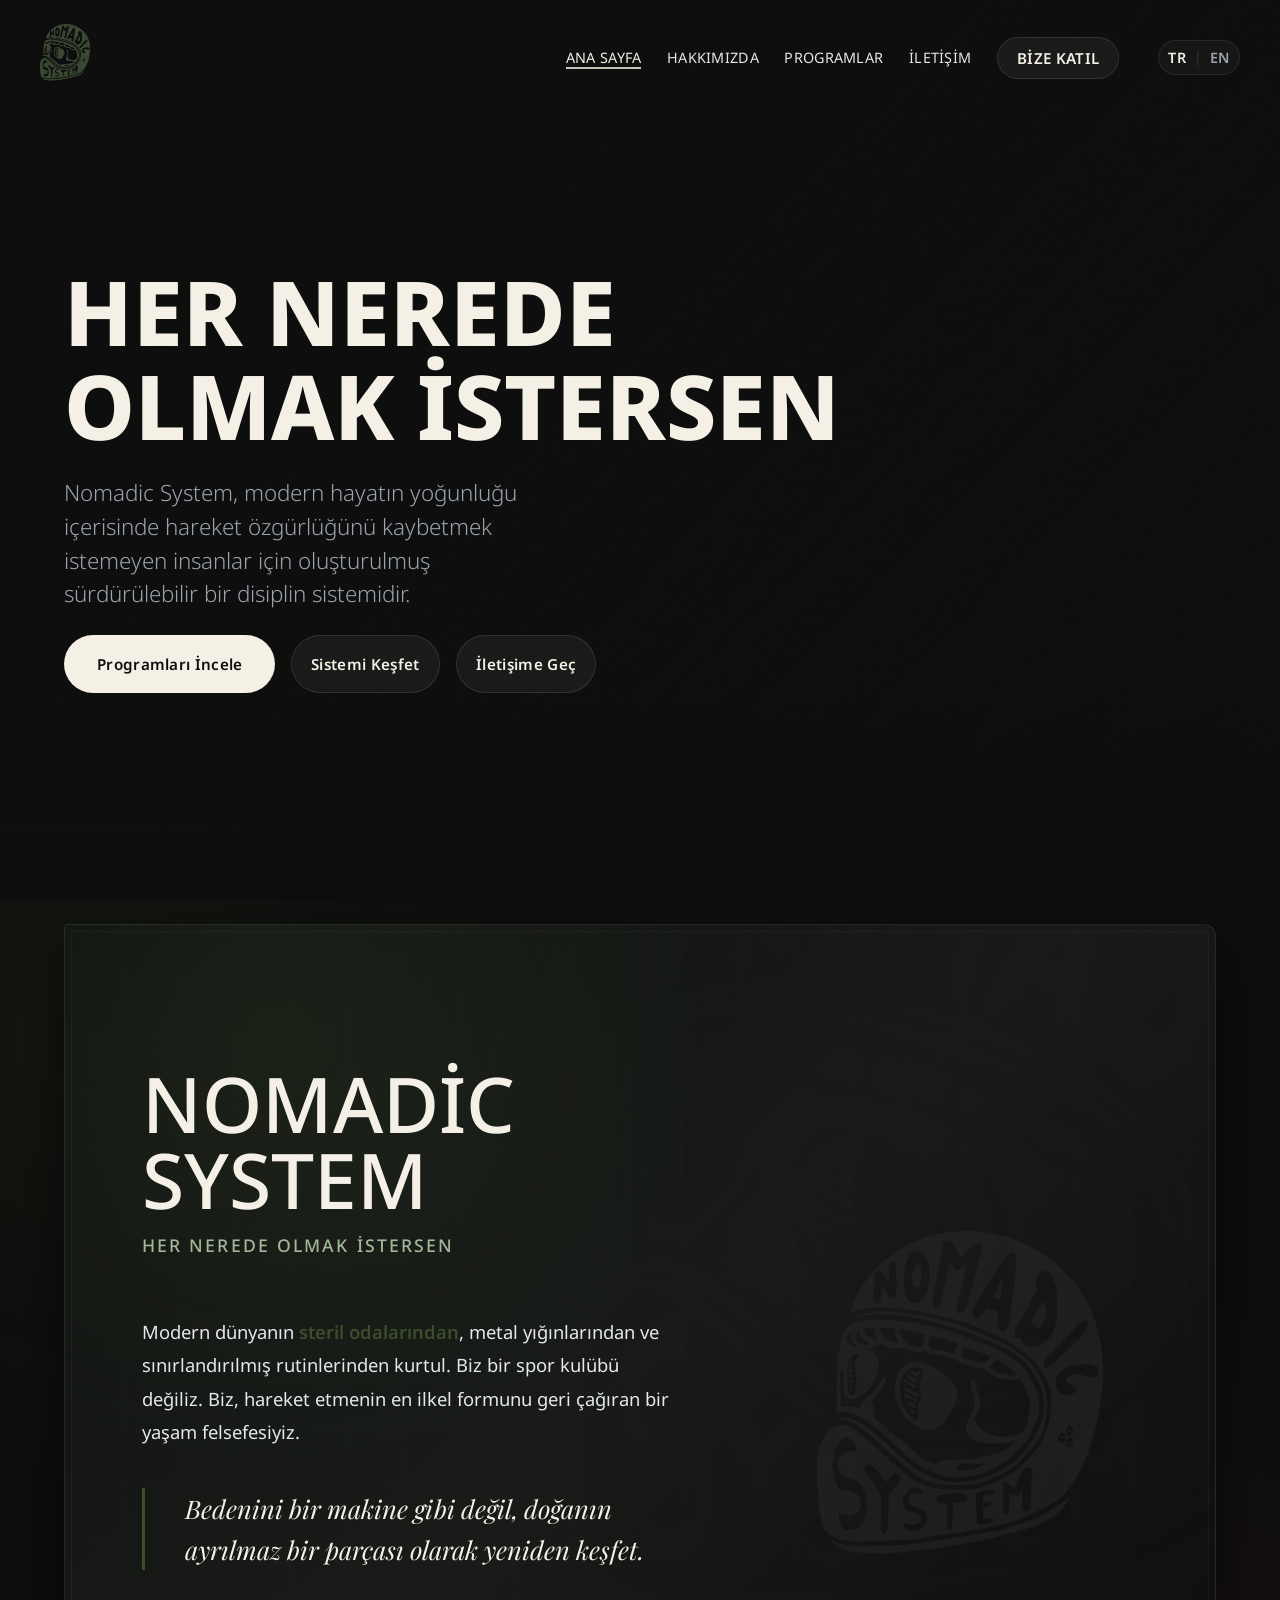
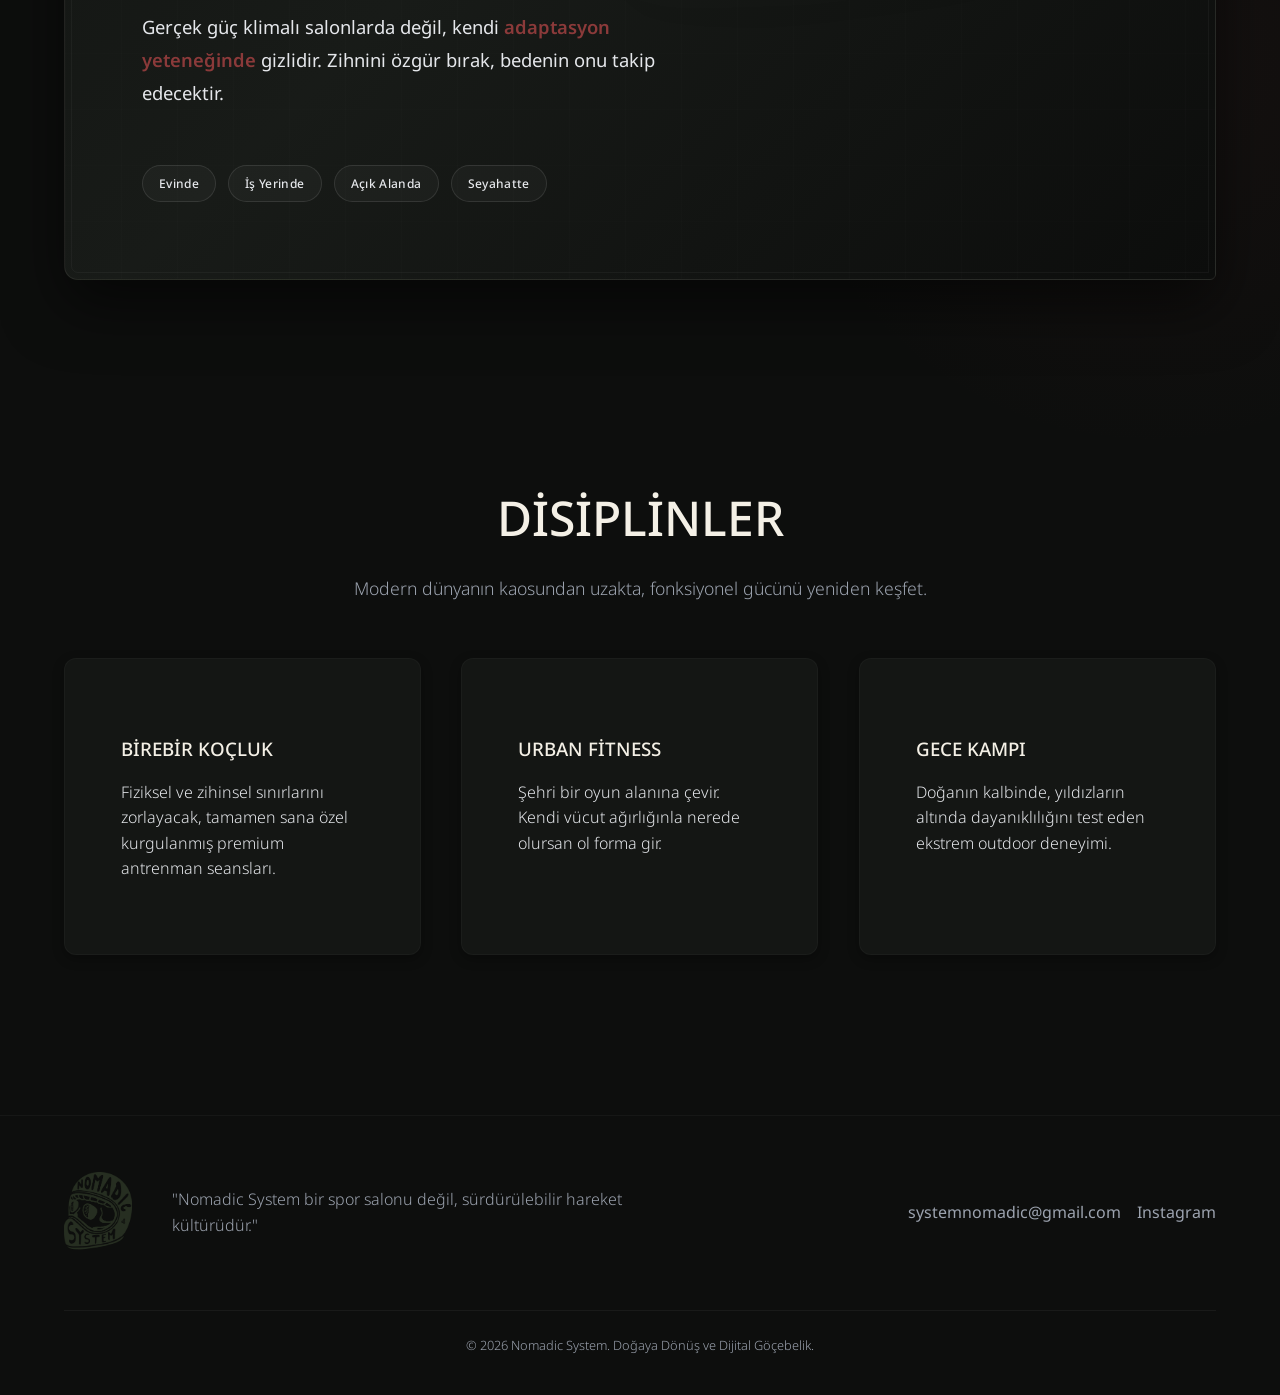
<file: index.html>
<!DOCTYPE html>
<html lang="tr">
<head>
    <meta charset="UTF-8">
    <meta name="viewport" content="width=device-width, initial-scale=1.0">
    <title>Nomadic System | Premium Outdoor &amp; Fitness</title>
    <link rel="icon" type="image/png" href="images/logopng.png">
    <link rel="stylesheet" href="style.css">
</head>
<body>

    <header>
        <div class="nav-container">
            <a href="#" class="logo">
                <img src="images/logopng.png" alt="Nomadic System Logo" class="nav-logo">
            </a>
            <button class="hamburger" aria-label="Menüyü Aç">
                <span></span>
                <span></span>
            </button>
            <nav>
                <ul>
                    <li><a href="index.html" class="active"><span class="tr-text">Ana Sayfa</span><span class="en-text">Home</span></a></li>
                    <li><a href="hakkimizda.html"><span class="tr-text">Hakkımızda</span><span class="en-text">About</span></a></li>
                    <li><a href="programlar.html"><span class="tr-text">Programlar</span><span class="en-text">Programs</span></a></li>
                    <li><a href="iletisim.html"><span class="tr-text">İletişim</span><span class="en-text">Contact</span></a></li>
                    <li><a href="https://wa.me/905398380835?text=Merhaba,%20Nomadic%20System%20hakk%C4%B1nda%20bilgi%20almak%20istiyorum." target="_blank" rel="noopener" class="btn btn-nav"><span class="tr-text">Bize Katıl</span><span class="en-text">Join Us</span></a></li>
                    <li class="lang-toggle">
                        <a href="#" class="lang-btn" data-lang="tr">TR</a>
                        <span class="lang-separator">|</span>
                        <a href="#" class="lang-btn" data-lang="en">EN</a>
                    </li>
                </ul>
            </nav>
        </div>
    </header>

    <section class="hero">
        <div class="hero-overlay"></div>
        <div class="hero-content reveal">
            <h1 class="tr-text">HER NEREDE<br>OLMAK İSTERSEN</h1>
            <h1 class="en-text">WHEREVER YOU<br>WANT TO BE</h1>
            <p class="manifesto tr-text">Nomadic System, modern hayatın yoğunluğu içerisinde hareket özgürlüğünü kaybetmek istemeyen insanlar için oluşturulmuş sürdürülebilir bir disiplin sistemidir.</p>
            <p class="manifesto en-text">Nomadic System is a sustainable discipline built for those who refuse to lose their freedom of movement amidst the chaos of modern life.</p>
            <div class="hero-buttons">
                <a href="programlar.html" class="btn btn-primary"><span class="tr-text">Programları İncele</span><span class="en-text">Explore Programs</span></a>
                <a href="hakkimizda.html" class="btn btn-nav"><span class="tr-text">Sistemi Keşfet</span><span class="en-text">Discover System</span></a>
                <a href="iletisim.html" class="btn btn-nav"><span class="tr-text">İletişime Geç</span><span class="en-text">Contact Us</span></a>
            </div>
        </div>
    </section>

    <main>
        <section class="manifesto-section home-manifesto reveal">
            <div class="manifesto-poster dark-board">
                <img src="images/logopng.png" alt="" class="manifesto-watermark">
                
                <div class="manifesto-content">
                    <h2 class="manifesto-title tr-text">Nomadic System</h2>
                    <h2 class="manifesto-title en-text">Nomadic System</h2>
                    
                    <h3 class="manifesto-slogan tr-text">Her Nerede Olmak İstersen</h3>
                    <h3 class="manifesto-slogan en-text">Wherever You Want To Be</h3>
                    
                    <div class="manifesto-text">
                        <p class="tr-text">Modern dünyanın <span class="highlight-olive">steril odalarından</span>, metal yığınlarından ve sınırlandırılmış rutinlerinden kurtul. Biz bir spor kulübü değiliz. Biz, hareket etmenin en ilkel formunu geri çağıran bir yaşam felsefesiyiz.</p>
                        <p class="en-text">Break free from the <span class="highlight-olive">sterile rooms</span>, piles of metal, and restricted routines of the modern world. We are not a sports club. We are a lifestyle philosophy recalling the most primal form of movement.</p>
                        
                        <blockquote class="manifesto-quote tr-text">
                            Bedenini bir makine gibi değil, doğanın ayrılmaz bir parçası olarak yeniden keşfet.
                        </blockquote>
                        <blockquote class="manifesto-quote en-text">
                            Rediscover your body not as a machine, but as an integral part of nature.
                        </blockquote>
                        
                        <p class="tr-text">Gerçek güç klimalı salonlarda değil, kendi <span class="highlight-burgundy">adaptasyon yeteneğinde</span> gizlidir. Zihnini özgür bırak, bedenin onu takip edecektir.</p>
                        <p class="en-text">Real strength lies not in air-conditioned halls, but in your own <span class="highlight-burgundy">adaptability</span>. Free your mind, your body will follow.</p>
                    </div>

                    <div class="manifesto-badges tr-text">
                        <span class="badge">Evinde</span>
                        <span class="badge">İş Yerinde</span>
                        <span class="badge">Açık Alanda</span>
                        <span class="badge">Seyahatte</span>
                    </div>
                    <div class="manifesto-badges en-text">
                        <span class="badge">At Home</span>
                        <span class="badge">At Work</span>
                        <span class="badge">Outdoors</span>
                        <span class="badge">Traveling</span>
                    </div>
                </div>
                
                <div class="manifesto-visual">
                    <img src="images/logopng.png" alt="Nomadic System Logo">
                </div>
            </div>
        </section>

        <section id="antrenman" class="features-section">
            <div class="section-header reveal">
                <h2 class="tr-text">Disiplinler</h2>
                <h2 class="en-text">Disciplines</h2>
                <p class="tr-text">Modern dünyanın kaosundan uzakta, fonksiyonel gücünü yeniden keşfet.</p>
                <p class="en-text">Rediscover your functional strength far from the chaos of the modern world.</p>
            </div>
            <div class="cards-container">
                <div class="card reveal">
                    <h3 class="tr-text">Birebir Koçluk</h3>
                    <h3 class="en-text">1V1 Coaching</h3>
                    <p class="tr-text">Fiziksel ve zihinsel sınırlarını zorlayacak, tamamen sana özel kurgulanmış premium antrenman seansları.</p>
                    <p class="en-text">Premium training sessions exclusively tailored for you, pushing your physical and mental boundaries.</p>
                </div>
                <div class="card reveal" style="transition-delay: 0.1s;">
                    <h3 class="tr-text">Urban Fitness</h3>
                    <h3 class="en-text">Urban Fitness</h3>
                    <p class="tr-text">Şehri bir oyun alanına çevir. Kendi vücut ağırlığınla nerede olursan ol forma gir.</p>
                    <p class="en-text">Turn the city into a playground. Get in shape wherever you are using your body weight.</p>
                </div>
                <div class="card reveal" style="transition-delay: 0.2s;">
                    <h3 class="tr-text">Gece Kampı</h3>
                    <h3 class="en-text">Night Camp</h3>
                    <p class="tr-text">Doğanın kalbinde, yıldızların altında dayanıklılığını test eden ekstrem outdoor deneyimi.</p>
                    <p class="en-text">An extreme outdoor experience testing your endurance in the heart of nature under the stars.</p>
                </div>
            </div>
        </section>
    </main>

    <footer id="iletisim">
        <div class="footer-content reveal">
            <img src="images/logopng.png" alt="Nomadic System" class="footer-logo">
            <p class="footer-manifesto tr-text">"Nomadic System bir spor salonu değil, sürdürülebilir hareket kültürüdür."</p>
            <p class="footer-manifesto en-text">"Nomadic System is not a gym. It is a sustainable movement culture."</p>
            <div class="social-links">
                <a href="mailto:systemnomadic@gmail.com" class="email-glow">systemnomadic@gmail.com</a>
                <a href="https://www.instagram.com/systemnomadic/" target="_blank" rel="noopener">Instagram</a>
            </div>
        </div>
        <div class="footer-bottom">
            &copy; <span id="current-year">2026</span> Nomadic System. <span class="tr-text">Doğaya Dönüş ve Dijital Göçebelik.</span><span class="en-text">Return to nature. Move without borders.</span>
        </div>
    </footer>

    <div class="modal-overlay" id="joinModal">
        <div class="modal-content">
            <button class="modal-close" id="closeModal">&times;</button>
            <h2>Yolculuğa Katıl</h2>
            <p style="color: var(--text-muted); margin-bottom: var(--spacing-md);">Doğanın çağrısına kulak ver. E-posta adresini bırak, dijital göçebe rotamıza dahil ol.</p>
            <form class="modal-form">
                <input type="email" placeholder="E-Posta Adresiniz" required>
                <button type="submit" class="btn btn-primary">Gönder</button>
            </form>
        </div>
    </div>

    <script src="script.js"></script>
</body>
</html>
</file>
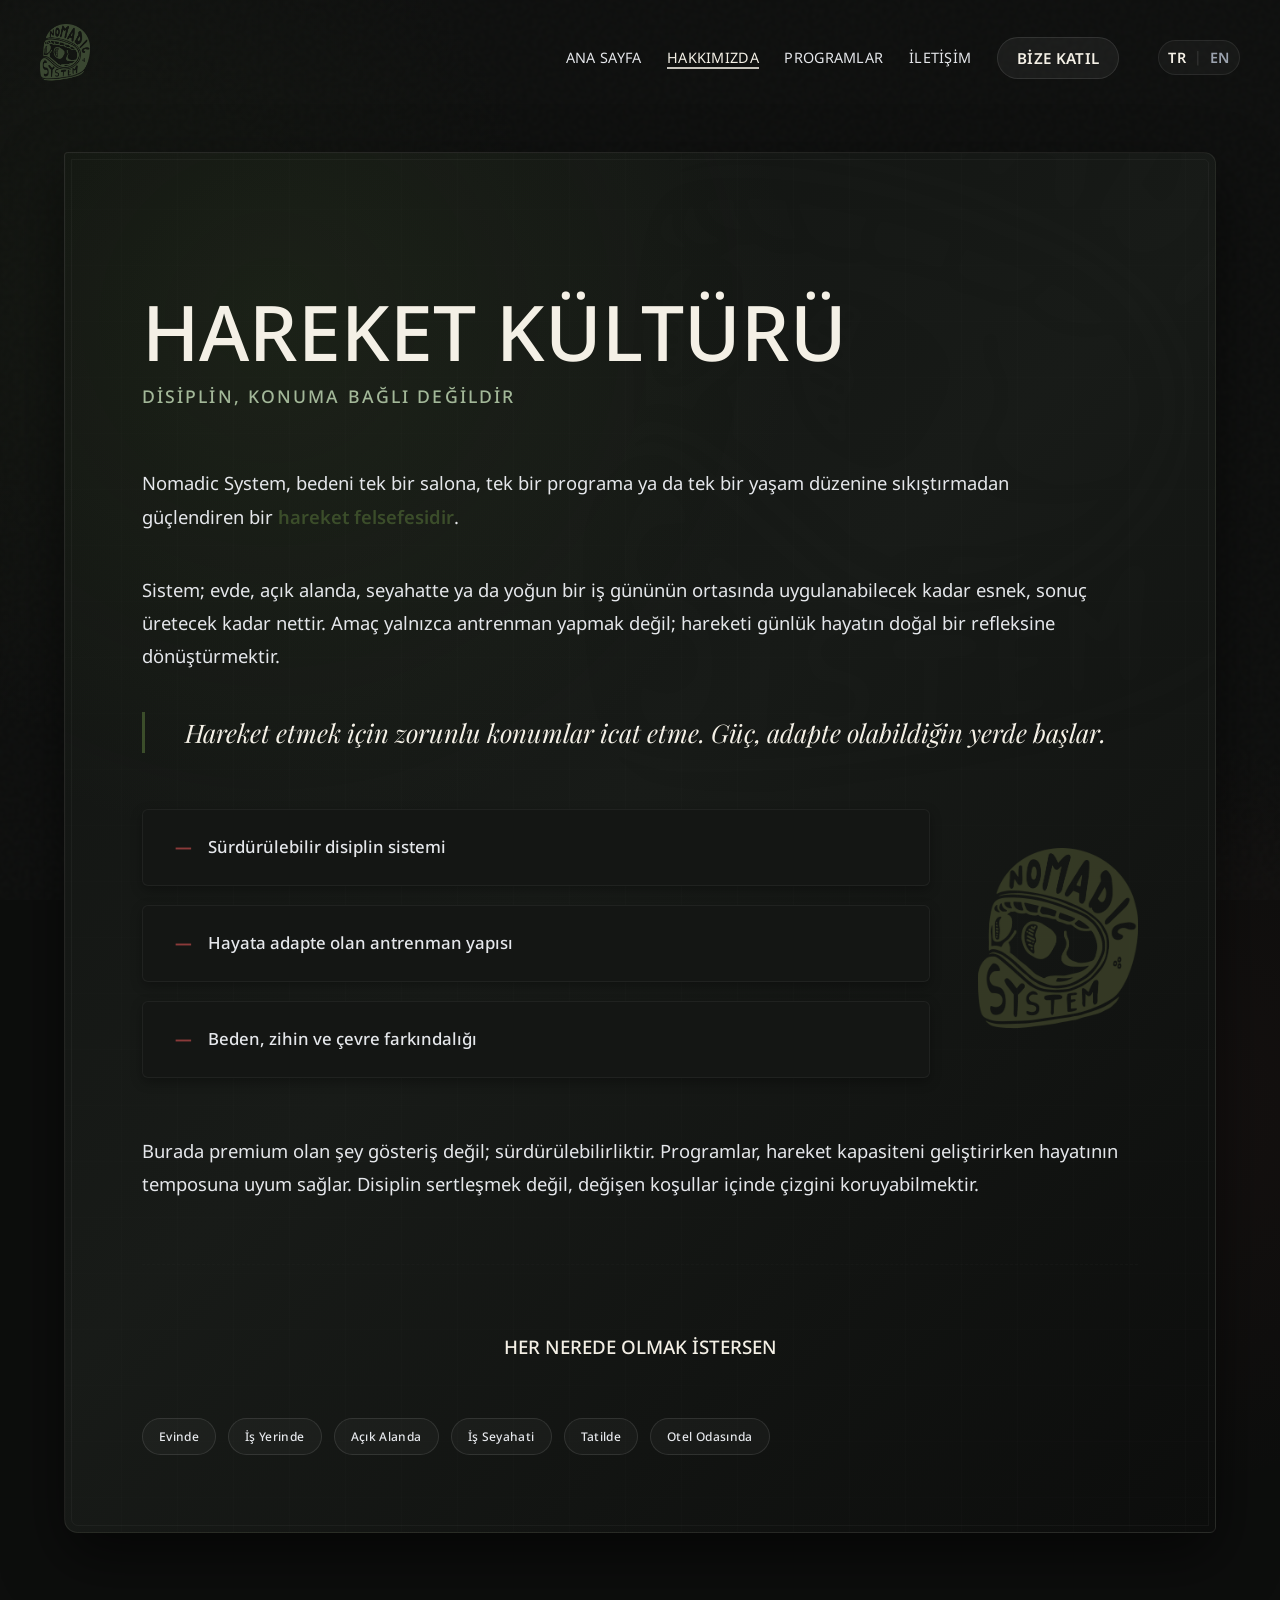
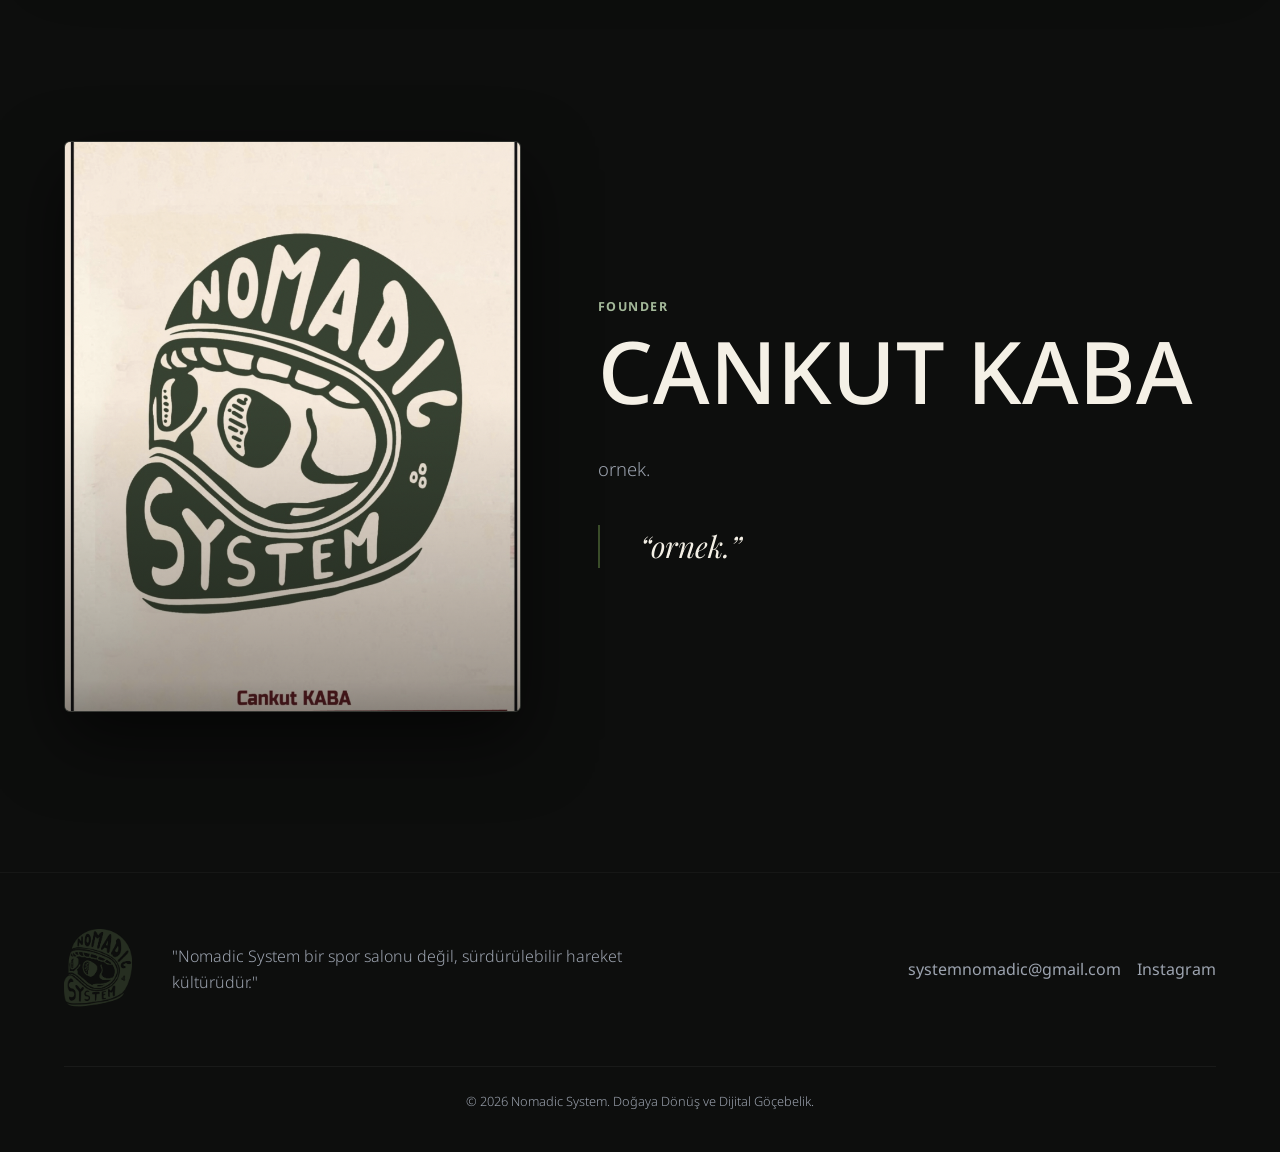
<file: hakkimizda.html>
<!DOCTYPE html>
<html lang="tr">
<head>
    <meta charset="UTF-8">
    <meta name="viewport" content="width=device-width, initial-scale=1.0">
    <title>Hakkımızda | Nomadic System</title>
    <link rel="icon" type="image/png" href="images/logopng.png">
    <link rel="stylesheet" href="style.css">
</head>
<body>
    <header>
        <div class="nav-container">
            <a href="index.html" class="logo">
                <img src="images/logopng.png" alt="Nomadic System Logo" class="nav-logo">
            </a>
            <button class="hamburger" aria-label="Menüyü Aç">
                <span></span>
                <span></span>
            </button>
            <nav>
                <ul>
                    <li><a href="index.html"><span class="tr-text">Ana Sayfa</span><span class="en-text">Home</span></a></li>
                    <li><a href="hakkimizda.html" class="active"><span class="tr-text">Hakkımızda</span><span class="en-text">About</span></a></li>
                    <li><a href="programlar.html"><span class="tr-text">Programlar</span><span class="en-text">Programs</span></a></li>
                    <li><a href="iletisim.html"><span class="tr-text">İletişim</span><span class="en-text">Contact</span></a></li>
                    <li><a href="https://wa.me/905398380835?text=Merhaba,%20Nomadic%20System%20hakk%C4%B1nda%20bilgi%20almak%20istiyorum." target="_blank" rel="noopener" class="btn btn-nav"><span class="tr-text">Bize Katıl</span><span class="en-text">Join Us</span></a></li>
                    <li class="lang-toggle">
                        <a href="#" class="lang-btn" data-lang="tr">TR</a>
                        <span class="lang-separator">|</span>
                        <a href="#" class="lang-btn" data-lang="en">EN</a>
                    </li>
                </ul>
            </nav>
        </div>
    </header>

    <main>
        <section class="manifesto-section reveal about-manifesto">
            <div class="manifesto-poster dark-board">
                <img src="images/logopng.png" alt="" class="manifesto-watermark">
                
                <div class="manifesto-content">
                    <h1 class="manifesto-title tr-text">Hareket Kültürü</h1>
                    <h1 class="manifesto-title en-text">Movement Culture</h1>
                    <h2 class="manifesto-slogan tr-text">Disiplin, konuma bağlı değildir</h2>
                    <h2 class="manifesto-slogan en-text">Discipline is not tied to place</h2>

                    <div class="manifesto-text">
                        <p class="manifesto-intro tr-text">Nomadic System, bedeni tek bir salona, tek bir programa ya da tek bir yaşam düzenine sıkıştırmadan güçlendiren bir <span class="highlight-olive">hareket felsefesidir</span>.</p>
                        <p class="manifesto-intro en-text">Nomadic System is a <span class="highlight-olive">movement philosophy</span> built to strengthen the body without locking it into one gym, one program, or one way of living.</p>

                        <p class="tr-text">Sistem; evde, açık alanda, seyahatte ya da yoğun bir iş gününün ortasında uygulanabilecek kadar esnek, sonuç üretecek kadar nettir. Amaç yalnızca antrenman yapmak değil; hareketi günlük hayatın doğal bir refleksine dönüştürmektir.</p>
                        <p class="en-text">The system is flexible enough for home, open air, travel, or the middle of a demanding workday, and structured enough to create results. The aim is not simply to train, but to make movement a natural reflex of daily life.</p>

                        <blockquote class="manifesto-quote tr-text">
                            Hareket etmek için zorunlu konumlar icat etme. Güç, adapte olabildiğin yerde başlar.
                        </blockquote>
                        <blockquote class="manifesto-quote en-text">
                            Do not invent mandatory locations for movement. Strength begins where you can adapt.
                        </blockquote>

                        <div class="manifesto-services-wrapper">
                            <div class="manifesto-cards tr-text">
                                <div class="m-card">Sürdürülebilir disiplin sistemi</div>
                                <div class="m-card">Hayata adapte olan antrenman yapısı</div>
                                <div class="m-card">Beden, zihin ve çevre farkındalığı</div>
                            </div>
                            <div class="manifesto-cards en-text">
                                <div class="m-card">Sustainable discipline system</div>
                                <div class="m-card">Training structure that adapts to life</div>
                                <div class="m-card">Body, mind, and environment awareness</div>
                            </div>
                            <div class="manifesto-services-logo">
                                <img src="images/logopng.png" alt="Nomadic System Logo">
                            </div>
                        </div>
                        
                        <p class="tr-text">Burada premium olan şey gösteriş değil; sürdürülebilirliktir. Programlar, hareket kapasiteni geliştirirken hayatının temposuna uyum sağlar. Disiplin sertleşmek değil, değişen koşullar içinde çizgini koruyabilmektir.</p>
                        <p class="en-text">What feels premium here is not spectacle; it is sustainability. The programs improve your movement capacity while fitting the pace of your life. Discipline is not rigidity, but the ability to keep your line as conditions change.</p>
                    </div>

                    <div class="manifesto-center-block">
                        <h3 class="manifesto-center-heading tr-text">HER NEREDE OLMAK İSTERSEN</h3>
                        <h3 class="manifesto-center-heading en-text">WHEREVER YOU WANT TO BE</h3>
                        <div class="manifesto-badges center-badges tr-text">
                            <span class="badge">Evinde</span>
                            <span class="badge">İş Yerinde</span>
                            <span class="badge">Açık Alanda</span>
                            <span class="badge">İş Seyahati</span>
                            <span class="badge">Tatilde</span>
                            <span class="badge">Otel Odasında</span>
                        </div>
                        <div class="manifesto-badges center-badges en-text">
                            <span class="badge">At Home</span>
                            <span class="badge">At Work</span>
                            <span class="badge">Outdoors</span>
                            <span class="badge">Business Trip</span>
                            <span class="badge">On Vacation</span>
                            <span class="badge">Hotel Room</span>
                        </div>
                    </div>
                </div>
            </div>
        </section>

        <section class="founder-editorial reveal">
            <div class="founder-frame">
                <img src="images/cankut.png" alt="Cankut Kaba">
            </div>
            <div class="founder-copy">
                <p class="founder-kicker tr-text">Founder</p>
                <p class="founder-kicker en-text">Founder</p>
                <h2>Cankut Kaba</h2>
                <p class="tr-text">ornek.</p>
                <p class="en-text">ornek.</p>
                <blockquote class="tr-text">“ornek.”</blockquote>
                <blockquote class="en-text">“ornek.”</blockquote>
            </div>
        </section>
    </main>

    <footer>
        <div class="footer-content reveal">
            <img src="images/logopng.png" alt="Nomadic System" class="footer-logo">
            <p class="footer-manifesto tr-text">"Nomadic System bir spor salonu değil, sürdürülebilir hareket kültürüdür."</p>
            <p class="footer-manifesto en-text">"Nomadic System is not a gym. It is a sustainable movement culture."</p>
            <div class="social-links">
                <a href="mailto:systemnomadic@gmail.com" class="email-glow">systemnomadic@gmail.com</a>
                <a href="https://www.instagram.com/systemnomadic/" target="_blank" rel="noopener">Instagram</a>
            </div>
        </div>
        <div class="footer-bottom">
            &copy; <span id="current-year">2026</span> Nomadic System. <span class="tr-text">Doğaya Dönüş ve Dijital Göçebelik.</span><span class="en-text">Return to nature. Move without borders.</span>
        </div>
    </footer>

    <div class="modal-overlay" id="joinModal">
        <div class="modal-content">
            <button class="modal-close" id="closeModal">&times;</button>
            <h2>Yolculuğa Katıl</h2>
            <p style="color: var(--text-muted); margin-bottom: var(--spacing-md);">Doğanın çağrısına kulak ver. E-posta adresini bırak, dijital göçebe rotamıza dahil ol.</p>
            <form class="modal-form">
                <input type="email" placeholder="E-Posta Adresiniz" required>
                <button type="submit" class="btn btn-primary">Gönder</button>
            </form>
        </div>
    </div>

    <script src="script.js"></script>
</body>
</html>
</file>
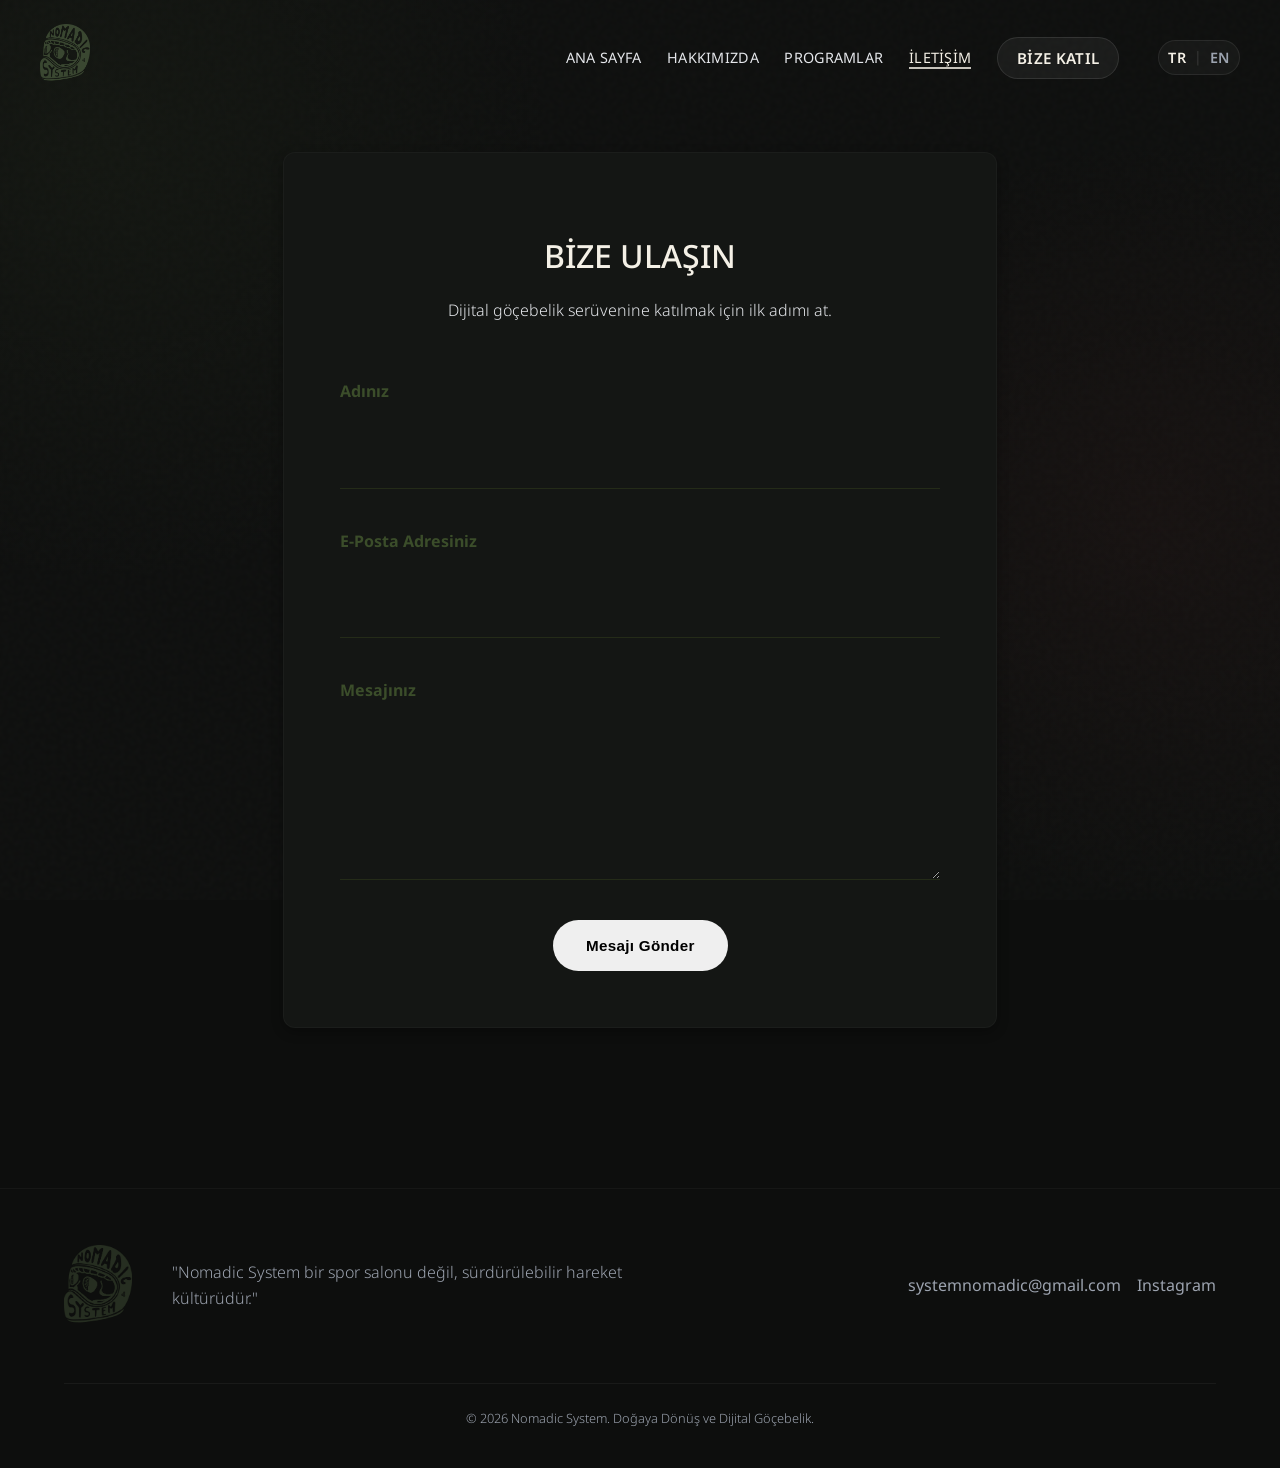
<file: iletisim.html>
<!DOCTYPE html>
<html lang="tr">
<head>
    <meta charset="UTF-8">
    <meta name="viewport" content="width=device-width, initial-scale=1.0">
    <title>İletişim | Nomadic System</title>
    <link rel="icon" type="image/png" href="images/logopng.png">
    <link rel="stylesheet" href="style.css">
</head>
<body>
    <header>
        <div class="nav-container">
            <a href="index.html" class="logo">
                <img src="images/logopng.png" alt="Nomadic System Logo" class="nav-logo">
            </a>
            <button class="hamburger" aria-label="Menüyü Aç">
                <span></span>
                <span></span>
            </button>
            <nav>
                <ul>
                    <li><a href="index.html"><span class="tr-text">Ana Sayfa</span><span class="en-text">Home</span></a></li>
                    <li><a href="hakkimizda.html"><span class="tr-text">Hakkımızda</span><span class="en-text">About</span></a></li>
                    <li><a href="programlar.html"><span class="tr-text">Programlar</span><span class="en-text">Programs</span></a></li>
                    <li><a href="iletisim.html" class="active"><span class="tr-text">İletişim</span><span class="en-text">Contact</span></a></li>
                    <li><a href="https://wa.me/905398380835?text=Merhaba,%20Nomadic%20System%20hakk%C4%B1nda%20bilgi%20almak%20istiyorum." target="_blank" rel="noopener" class="btn btn-nav"><span class="tr-text">Bize Katıl</span><span class="en-text">Join Us</span></a></li>
                    <li class="lang-toggle">
                        <a href="#" class="lang-btn" data-lang="tr">TR</a>
                        <span class="lang-separator">|</span>
                        <a href="#" class="lang-btn" data-lang="en">EN</a>
                    </li>
                </ul>
            </nav>
        </div>
    </header>

    <main class="contact-page">
        <div class="card" style="max-width: 600px; margin: 0 auto; text-align: left;">
            <h1 style="text-align: center;" class="tr-text">Bize Ulaşın</h1>
            <h1 style="text-align: center;" class="en-text">Contact Us</h1>
            <p style="text-align: center; margin-bottom: var(--spacing-lg);" class="tr-text">Dijital göçebelik serüvenine katılmak için ilk adımı at.</p>
            <p style="text-align: center; margin-bottom: var(--spacing-lg);" class="en-text">Take the first step to join the digital nomad adventure.</p>
            
            <form action="#" method="POST" style="display: flex; flex-direction: column; gap: var(--spacing-md);">
                <div style="display: flex; flex-direction: column; gap: var(--spacing-xs);">
                    <label for="isim" style="font-weight: bold; color: var(--main-color);"><span class="tr-text">Adınız</span><span class="en-text">Your Name</span></label>
                    <input type="text" id="isim" name="isim">
                </div>
                
                <div style="display: flex; flex-direction: column; gap: var(--spacing-xs);">
                    <label for="email" style="font-weight: bold; color: var(--main-color);"><span class="tr-text">E-Posta Adresiniz</span><span class="en-text">Email Address</span></label>
                    <input type="email" id="email" name="email">
                </div>

                <div style="display: flex; flex-direction: column; gap: var(--spacing-xs);">
                    <label for="mesaj" style="font-weight: bold; color: var(--main-color);"><span class="tr-text">Mesajınız</span><span class="en-text">Your Message</span></label>
                    <textarea id="mesaj" name="mesaj" rows="5"></textarea>
                </div>
                
                <div style="text-align: center;">
                    <button type="submit" class="btn">
                        <span class="tr-text">Mesajı Gönder</span>
                        <span class="en-text">Send Message</span>
                    </button>
                </div>
            </form>
        </div>
    </main>

    <footer>
        <div class="footer-content reveal">
            <img src="images/logopng.png" alt="Nomadic System" class="footer-logo">
            <p class="footer-manifesto tr-text">"Nomadic System bir spor salonu değil, sürdürülebilir hareket kültürüdür."</p>
            <p class="footer-manifesto en-text">"Nomadic System is not a gym. It is a sustainable movement culture."</p>
            <div class="social-links">
                <a href="mailto:systemnomadic@gmail.com" class="email-glow">systemnomadic@gmail.com</a>
                <a href="https://www.instagram.com/systemnomadic/" target="_blank" rel="noopener">Instagram</a>
            </div>
        </div>
        <div class="footer-bottom">
            &copy; <span id="current-year">2026</span> Nomadic System. <span class="tr-text">Doğaya Dönüş ve Dijital Göçebelik.</span><span class="en-text">Return to nature. Move without borders.</span>
        </div>
    </footer>

    <div class="modal-overlay" id="joinModal">
        <div class="modal-content">
            <button class="modal-close" id="closeModal">&times;</button>
            <h2>Yolculuğa Katıl</h2>
            <p style="color: var(--text-muted); margin-bottom: var(--spacing-md);">Doğanın çağrısına kulak ver. E-posta adresini bırak, dijital göçebe rotamıza dahil ol.</p>
            <form class="modal-form">
                <input type="email" placeholder="E-Posta Adresiniz" required>
                <button type="submit" class="btn btn-primary">Gönder</button>
            </form>
        </div>
    </div>

    <script src="script.js"></script>
</body>
</html>
</file>
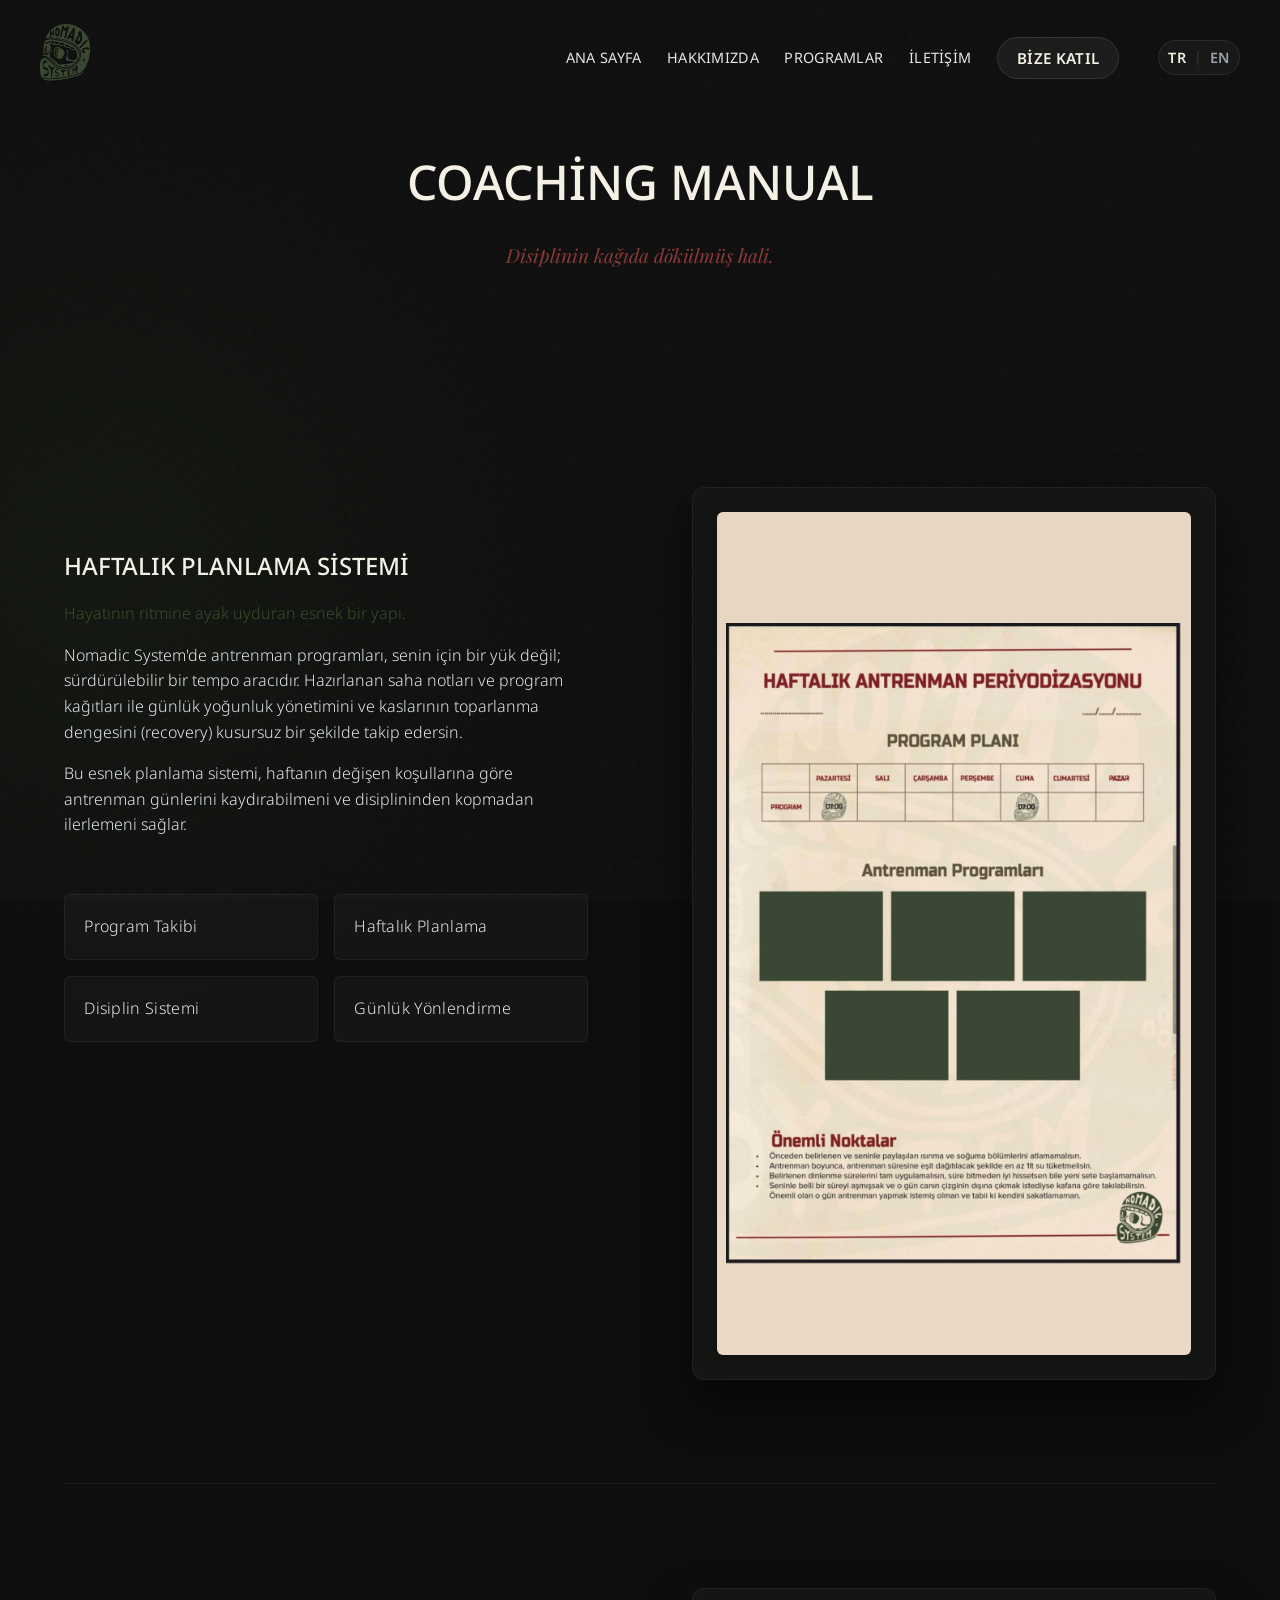
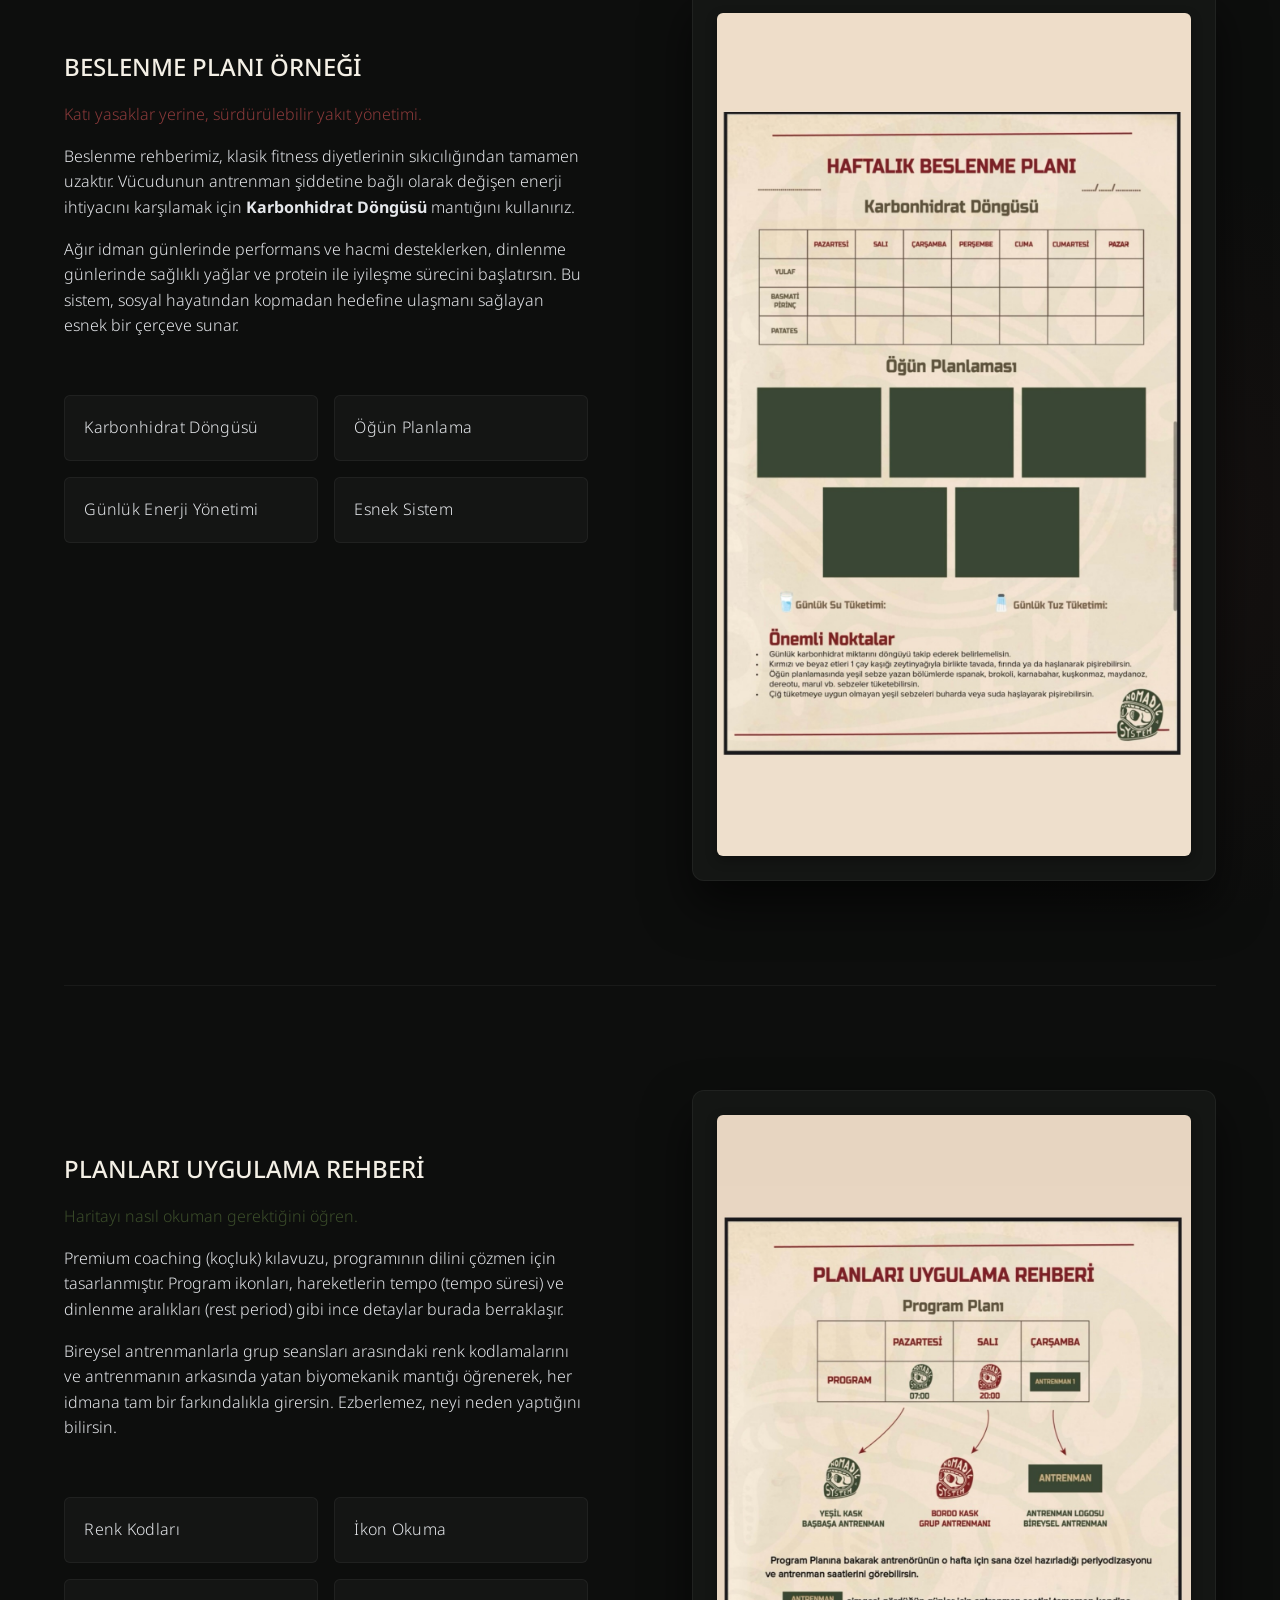
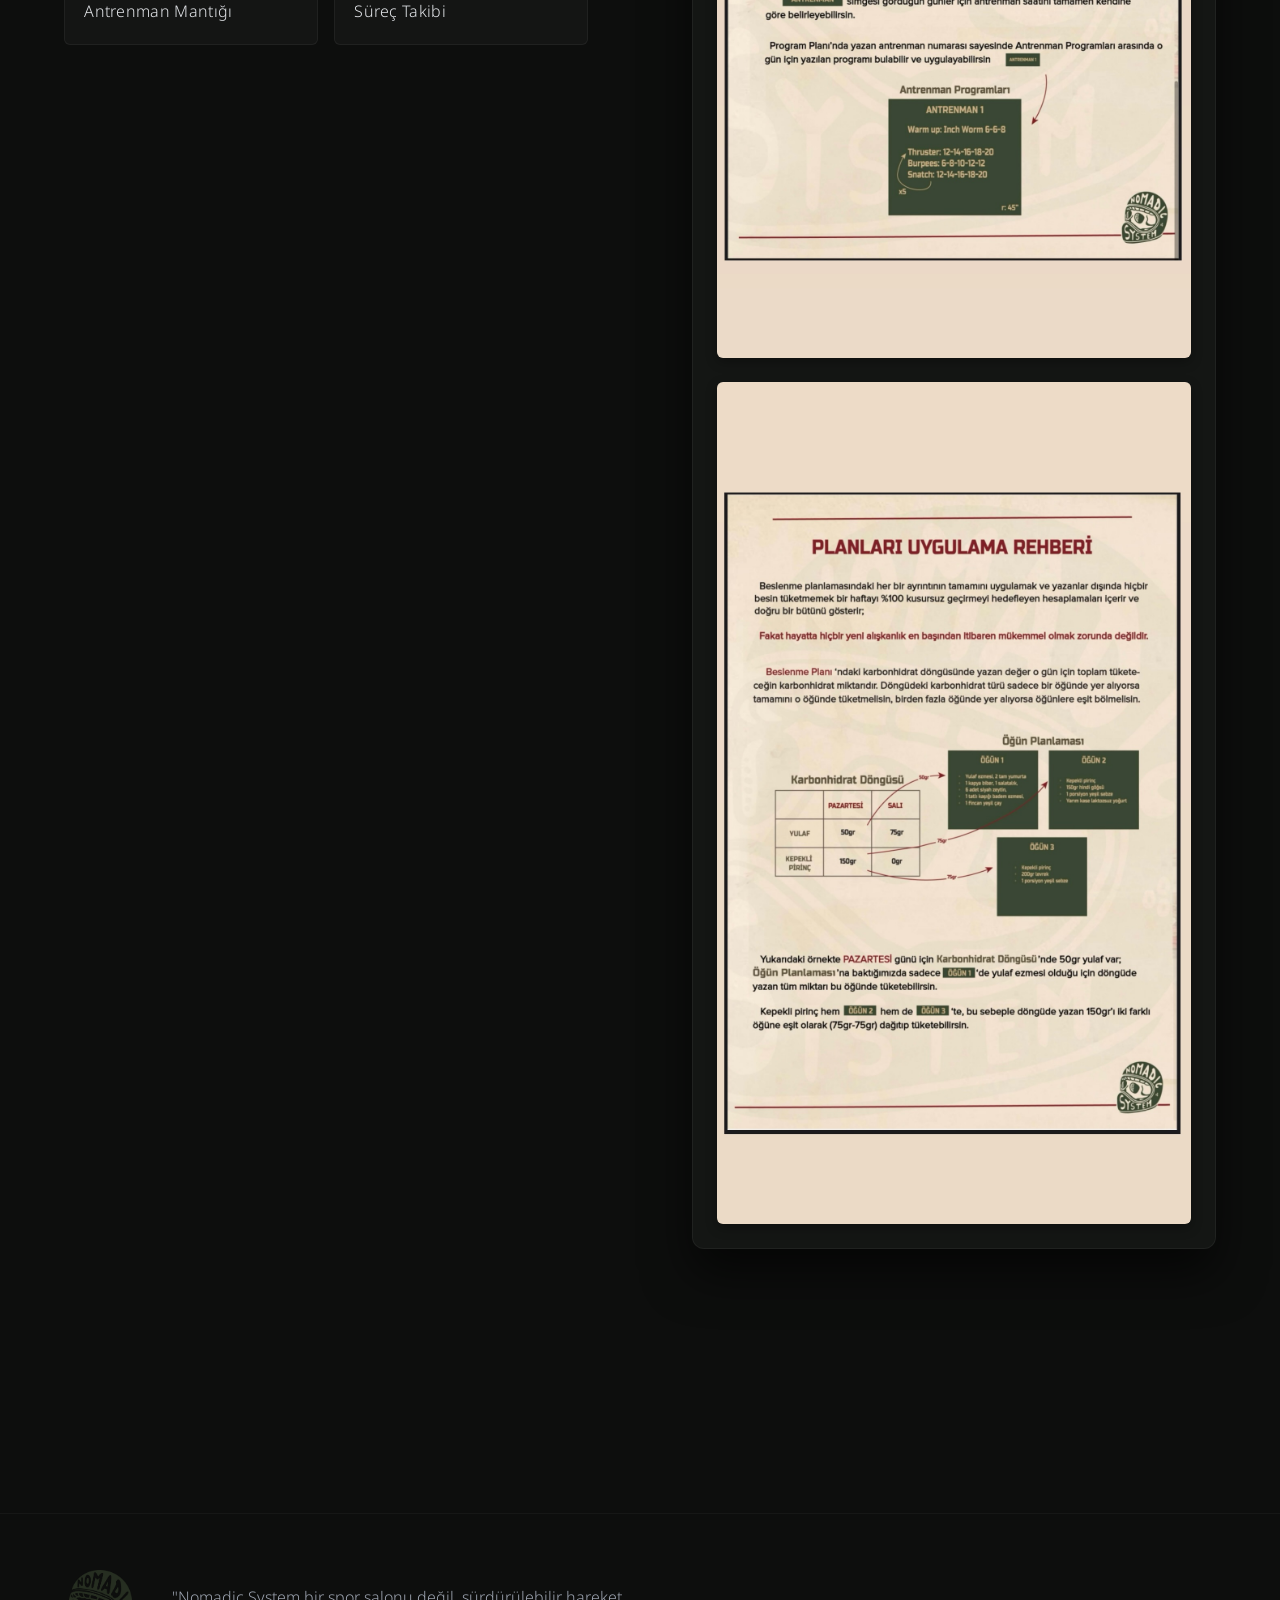
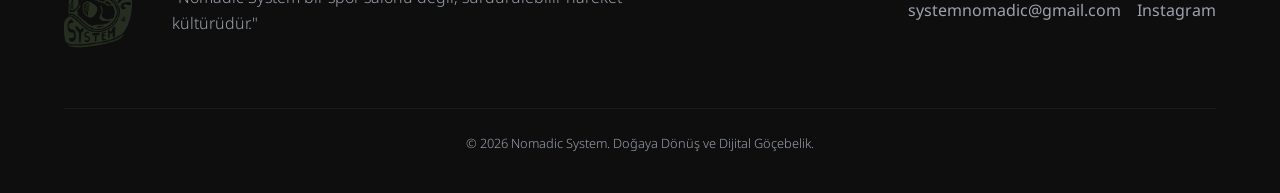
<file: ornek-programlar.html>
<!DOCTYPE html>
<html lang="tr">
<head>
    <meta charset="UTF-8">
    <meta name="viewport" content="width=device-width, initial-scale=1.0">
    <title>Sistem Örnekleri | Nomadic System</title>
    <link rel="icon" type="image/png" href="images/logopng.png">
    <link rel="stylesheet" href="style.css">
</head>
<body class="page-transition">
    <div id="scroll-progress"></div>
    <header>
        <div class="nav-container">
            <a href="index.html" class="logo">
                <img src="images/logopng.png" alt="Nomadic System Logo" class="nav-logo">
            </a>
            <button class="hamburger" aria-label="Menüyü Aç">
                <span></span>
                <span></span>
            </button>
            <nav>
                <ul>
                    <li><a href="index.html"><span class="tr-text">Ana Sayfa</span><span class="en-text">Home</span></a></li>
                    <li><a href="hakkimizda.html"><span class="tr-text">Hakkımızda</span><span class="en-text">About</span></a></li>
                    <li><a href="programlar.html"><span class="tr-text">Programlar</span><span class="en-text">Programs</span></a></li>
                    <li><a href="iletisim.html"><span class="tr-text">İletişim</span><span class="en-text">Contact</span></a></li>
                    <li><a href="https://wa.me/905398380835?text=Merhaba,%20Nomadic%20System%20hakk%C4%B1nda%20bilgi%20almak%20istiyorum." target="_blank" rel="noopener" class="btn btn-nav"><span class="tr-text">Bize Katıl</span><span class="en-text">Join Us</span></a></li>
                    <li class="lang-toggle">
                        <a href="#" class="lang-btn" data-lang="tr">TR</a>
                        <span class="lang-separator">|</span>
                        <a href="#" class="lang-btn" data-lang="en">EN</a>
                    </li>
                </ul>
            </nav>
        </div>
    </header>

    <main>
        <section class="reveal" style="padding-top: var(--spacing-xl); text-align: center;">
            <div class="section-header">
                <h2>Coaching Manual</h2>
                <p class="tr-text" style="font-family: var(--font-editorial); font-size: 1.2rem; font-style: italic; color: var(--accent-burgundy);">Disiplinin kağıda dökülmüş hali.</p>
                <p class="en-text" style="font-family: var(--font-editorial); font-size: 1.2rem; font-style: italic; color: var(--accent-burgundy);">The discipline written on paper.</p>
            </div>
        </section>

        <div class="handbook-showcase-section">
            
            <div class="handbook-grid reveal">
                <div class="handbook-text">
                    <h2 class="tr-text">Haftalık Planlama Sistemi</h2>
                    <h2 class="en-text">Weekly Planning System</h2>
                    <p class="lead tr-text" style="color: var(--main-color);">Hayatının ritmine ayak uyduran esnek bir yapı.</p>
                    <p class="lead en-text" style="color: var(--main-color);">A flexible structure that keeps up with the rhythm of your life.</p>
                    
                    <p class="main-desc tr-text">Nomadic System'de antrenman programları, senin için bir yük değil; sürdürülebilir bir tempo aracıdır. Hazırlanan saha notları ve program kağıtları ile günlük yoğunluk yönetimini ve kaslarının toparlanma dengesini (recovery) kusursuz bir şekilde takip edersin.</p>
                    <p class="main-desc en-text">Training programs in the Nomadic System are not a burden; they are tools for a sustainable pace. You can perfectly track your daily intensity management and muscle recovery balance using the prepared field notes.</p>
                    
                    <p class="main-desc tr-text">Bu esnek planlama sistemi, haftanın değişen koşullarına göre antrenman günlerini kaydırabilmeni ve disiplininden kopmadan ilerlemeni sağlar.</p>
                    <p class="main-desc en-text">This flexible system allows you to shift training days according to the week's changing conditions, ensuring you progress without losing discipline.</p>
                    
                    <div class="info-cards tr-text">
                        <div class="info-card">Program Takibi</div>
                        <div class="info-card">Haftalık Planlama</div>
                        <div class="info-card">Disiplin Sistemi</div>
                        <div class="info-card">Günlük Yönlendirme</div>
                    </div>
                    <div class="info-cards en-text">
                        <div class="info-card">Program Tracking</div>
                        <div class="info-card">Weekly Planning</div>
                        <div class="info-card">Discipline System</div>
                        <div class="info-card">Daily Guidance</div>
                    </div>
                </div>
                <div class="handbook-image-wrapper">
                    <img src="images/ornekhaftalikprogram.png" alt="Haftalık Program Örneği">
                </div>
            </div>

            <hr style="border: 0; height: 1px; background: rgba(255,255,255,0.05); margin: var(--spacing-xl) 0;">

            <div class="handbook-grid reverse reveal">
                <div class="handbook-text">
                    <h2 class="tr-text">Beslenme Planı Örneği</h2>
                    <h2 class="en-text">Nutrition Plan Example</h2>
                    <p class="lead tr-text" style="color: var(--accent-burgundy);">Katı yasaklar yerine, sürdürülebilir yakıt yönetimi.</p>
                    <p class="lead en-text" style="color: var(--accent-burgundy);">Sustainable fuel management instead of strict restrictions.</p>
                    
                    <p class="main-desc tr-text">Beslenme rehberimiz, klasik fitness diyetlerinin sıkıcılığından tamamen uzaktır. Vücudunun antrenman şiddetine bağlı olarak değişen enerji ihtiyacını karşılamak için <strong>Karbonhidrat Döngüsü</strong> mantığını kullanırız.</p>
                    <p class="main-desc en-text">Our nutrition guide is far from the boredom of classic fitness diets. We use the <strong>Carbohydrate Cycling</strong> logic to meet your body's changing energy needs based on workout intensity.</p>
                    
                    <p class="main-desc tr-text">Ağır idman günlerinde performans ve hacmi desteklerken, dinlenme günlerinde sağlıklı yağlar ve protein ile iyileşme sürecini başlatırsın. Bu sistem, sosyal hayatından kopmadan hedefine ulaşmanı sağlayan esnek bir çerçeve sunar.</p>
                    <p class="main-desc en-text">You support performance and volume on heavy training days, while initiating recovery with healthy fats and protein on rest days. This system provides a flexible framework, keeping you social.</p>
                    
                    <div class="info-cards tr-text">
                        <div class="info-card">Karbonhidrat Döngüsü</div>
                        <div class="info-card">Öğün Planlama</div>
                        <div class="info-card">Günlük Enerji Yönetimi</div>
                        <div class="info-card">Esnek Sistem</div>
                    </div>
                    <div class="info-cards en-text">
                        <div class="info-card">Carb Cycling</div>
                        <div class="info-card">Meal Planning</div>
                        <div class="info-card">Energy Management</div>
                        <div class="info-card">Flexible System</div>
                    </div>
                </div>
                <div class="handbook-image-wrapper">
                    <img src="images/ornekbeslenme.png" alt="Beslenme Planı Örneği">
                </div>
            </div>

            <hr style="border: 0; height: 1px; background: rgba(255,255,255,0.05); margin: var(--spacing-xl) 0;">

            <div class="handbook-grid reveal">
                <div class="handbook-text">
                    <h2 class="tr-text">Planları Uygulama Rehberi</h2>
                    <h2 class="en-text">Plan Implementation Guide</h2>
                    <p class="lead tr-text" style="color: var(--main-color);">Haritayı nasıl okuman gerektiğini öğren.</p>
                    <p class="lead en-text" style="color: var(--main-color);">Learn how to read the map.</p>
                    
                    <p class="main-desc tr-text">Premium coaching (koçluk) kılavuzu, programının dilini çözmen için tasarlanmıştır. Program ikonları, hareketlerin tempo (tempo süresi) ve dinlenme aralıkları (rest period) gibi ince detaylar burada berraklaşır.</p>
                    <p class="main-desc en-text">The premium coaching guide is designed to help you decode the language of your program. Fine details such as tempo and rest periods become clear here.</p>
                    
                    <p class="main-desc tr-text">Bireysel antrenmanlarla grup seansları arasındaki renk kodlamalarını ve antrenmanın arkasında yatan biyomekanik mantığı öğrenerek, her idmana tam bir farkındalıkla girersin. Ezberlemez, neyi neden yaptığını bilirsin.</p>
                    <p class="main-desc en-text">By learning the color codings and the biomechanical logic behind the workout, you enter each session with full awareness. You don't memorize; you know what you are doing and why.</p>
                    
                    <div class="info-cards tr-text">
                        <div class="info-card">Renk Kodları</div>
                        <div class="info-card">İkon Okuma</div>
                        <div class="info-card">Antrenman Mantığı</div>
                        <div class="info-card">Süreç Takibi</div>
                    </div>
                    <div class="info-cards en-text">
                        <div class="info-card">Color Codes</div>
                        <div class="info-card">Icon Reading</div>
                        <div class="info-card">Workout Logic</div>
                        <div class="info-card">Process Tracking</div>
                    </div>
                </div>
                <div class="handbook-image-wrapper">
                    <img src="images/planlariuygulamarehber.png" alt="Uygulama Rehberi 1" style="margin-bottom: 1.5rem;">
                    <img src="images/planlariuygulamarehber2.png" alt="Uygulama Rehberi 2">
                </div>
            </div>

        </div>
    </main>

    <footer>
        <div class="footer-content reveal">
            <img src="images/logopng.png" alt="Nomadic System" class="footer-logo">
            <p class="footer-manifesto tr-text">"Nomadic System bir spor salonu değil, sürdürülebilir hareket kültürüdür."</p>
            <p class="footer-manifesto en-text">"Nomadic System is not a gym. It is a sustainable movement culture."</p>
            <div class="social-links">
                <a href="mailto:systemnomadic@gmail.com" class="email-glow">systemnomadic@gmail.com</a>
                <a href="https://www.instagram.com/systemnomadic/" target="_blank" rel="noopener">Instagram</a>
            </div>
        </div>
        <div class="footer-bottom">
            &copy; <span id="current-year">2026</span> Nomadic System. <span class="tr-text">Doğaya Dönüş ve Dijital Göçebelik.</span><span class="en-text">Return to nature. Move without borders.</span>
        </div>
    </footer>

    <div class="modal-overlay" id="joinModal">
        <div class="modal-content">
            <button class="modal-close" id="closeModal">&times;</button>
            <h2>Yolculuğa Katıl</h2>
            <p style="color: var(--text-muted); margin-bottom: var(--spacing-md);">Doğanın çağrısına kulak ver. E-posta adresini bırak, dijital göçebe rotamıza dahil ol.</p>
            <form class="modal-form">
                <input type="email" placeholder="E-Posta Adresiniz" required>
                <button type="submit" class="btn btn-primary">Gönder</button>
            </form>
        </div>
    </div>

    <script src="script.js"></script>
</body>
</html>
</file>
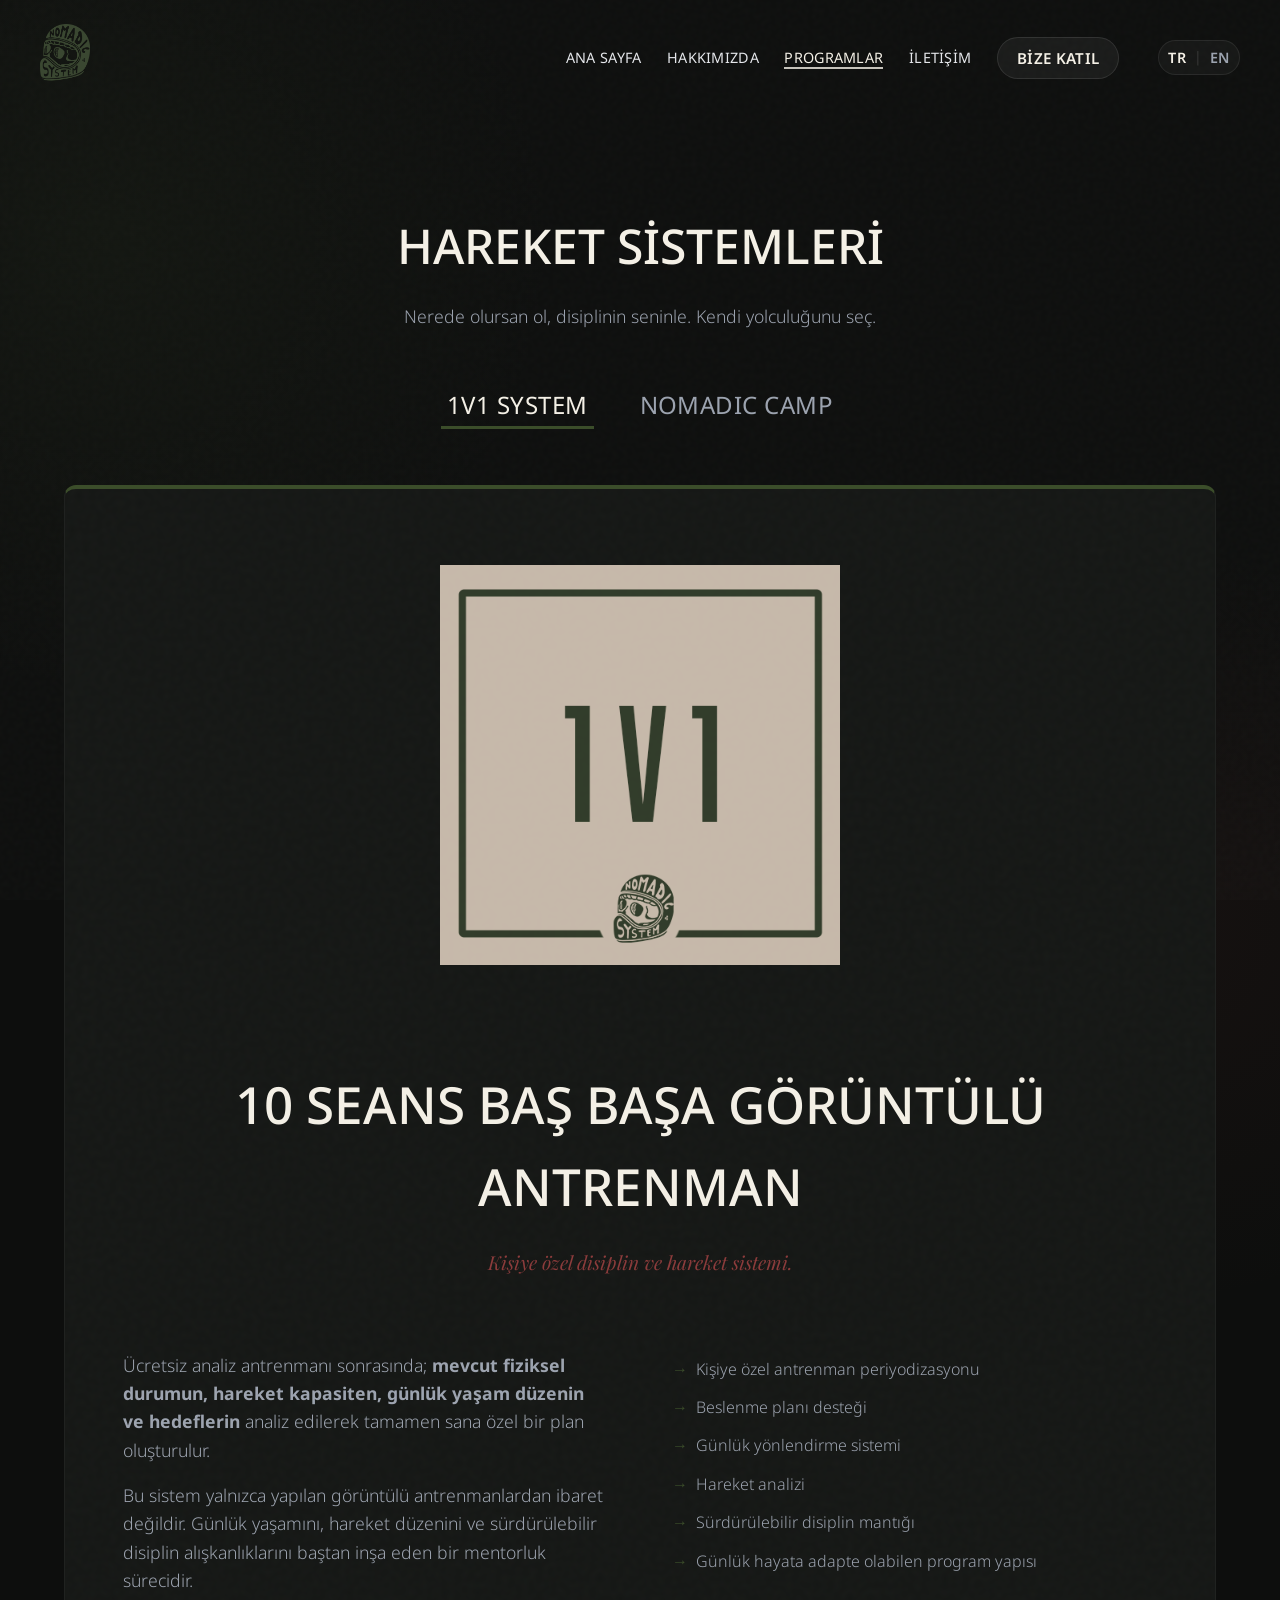
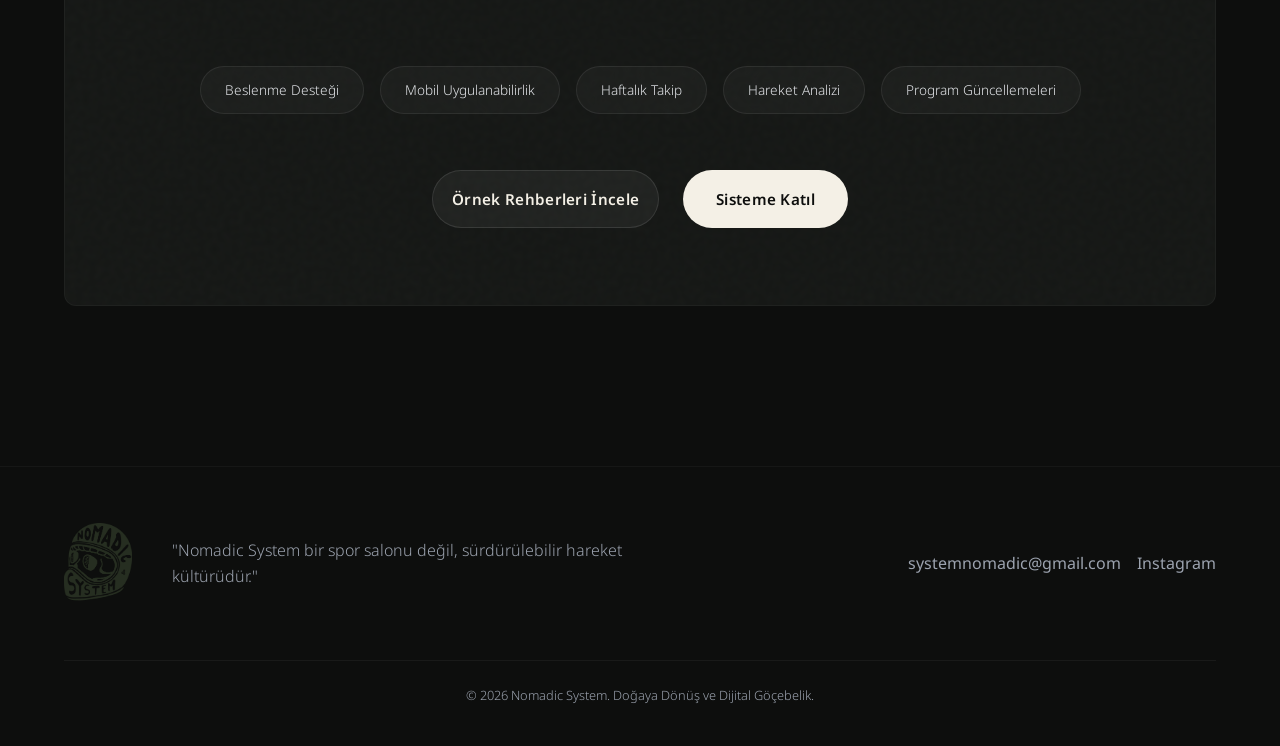
<file: programlar.html>
<!DOCTYPE html>
<html lang="tr">
<head>
    <meta charset="UTF-8">
    <meta name="viewport" content="width=device-width, initial-scale=1.0">
    <title>Programlar | Nomadic System</title>
    <link rel="icon" type="image/png" href="images/logopng.png">
    <link rel="stylesheet" href="style.css">
</head>
<body>
    <header>
        <div class="nav-container">
            <a href="index.html" class="logo">
                <img src="images/logopng.png" alt="Nomadic System Logo" class="nav-logo">
            </a>
            <button class="hamburger" aria-label="Menüyü Aç">
                <span></span>
                <span></span>
            </button>
            <nav>
                <ul>
                    <li><a href="index.html"><span class="tr-text">Ana Sayfa</span><span class="en-text">Home</span></a></li>
                    <li><a href="hakkimizda.html"><span class="tr-text">Hakkımızda</span><span class="en-text">About</span></a></li>
                    <li><a href="programlar.html" class="active"><span class="tr-text">Programlar</span><span class="en-text">Programs</span></a></li>
                    <li><a href="iletisim.html"><span class="tr-text">İletişim</span><span class="en-text">Contact</span></a></li>
                    <li><a href="https://wa.me/905398380835?text=Merhaba,%20Nomadic%20System%20hakk%C4%B1nda%20bilgi%20almak%20istiyorum." target="_blank" rel="noopener" class="btn btn-nav"><span class="tr-text">Bize Katıl</span><span class="en-text">Join Us</span></a></li>
                    <li class="lang-toggle">
                        <a href="#" class="lang-btn" data-lang="tr">TR</a>
                        <span class="lang-separator">|</span>
                        <a href="#" class="lang-btn" data-lang="en">EN</a>
                    </li>
                </ul>
            </nav>
        </div>
    </header>

    <main>
        <section class="reveal">
            <div class="section-header" style="margin-top: var(--spacing-xl);">
                <h2 class="tr-text">Hareket Sistemleri</h2>
                <h2 class="en-text">Movement Systems</h2>
                <p class="tr-text">Nerede olursan ol, disiplinin seninle. Kendi yolculuğunu seç.</p>
                <p class="en-text">Wherever you are, your discipline stays with you. Choose your path.</p>
            </div>

            <div class="tabs-container">
                <div class="tab-nav">
                    <button class="tab-btn active" data-target="v1">1V1 SYSTEM</button>
                    <button class="tab-btn" data-target="camp">NOMADIC CAMP</button>
                </div>

                <div class="tab-content active" id="v1">
                    <div class="program-showcase v1">
                        <div class="program-hero-img program-logo-wrapper">
                            <img src="images/1v1logo.png" alt="1V1 System Logo">
                        </div>
                        <div class="program-details">
                            <h2 class="tr-text">10 Seans Baş Başa Görüntülü Antrenman</h2>
                            <h2 class="en-text">10 Sessions 1-on-1 Video Training</h2>
                            
                            <p class="sub-desc tr-text">Kişiye özel disiplin ve hareket sistemi.</p>
                            <p class="sub-desc en-text">Personalized discipline and movement system.</p>
                            
                            <div class="editorial-columns">
                                <div class="editorial-text">
                                    <p class="main-desc tr-text">Ücretsiz analiz antrenmanı sonrasında; <strong>mevcut fiziksel durumun, hareket kapasiten, günlük yaşam düzenin ve hedeflerin</strong> analiz edilerek tamamen sana özel bir plan oluşturulur.</p>
                                    <p class="main-desc en-text">After a free analysis workout; <strong>your current physical condition, movement capacity, daily routine, and goals</strong> are analyzed to create an entirely personalized plan.</p>
                                    
                                    <p class="main-desc tr-text">Bu sistem yalnızca yapılan görüntülü antrenmanlardan ibaret değildir. Günlük yaşamını, hareket düzenini ve sürdürülebilir disiplin alışkanlıklarını baştan inşa eden bir mentorluk sürecidir.</p>
                                    <p class="main-desc en-text">This system is not just about video training sessions. It is a mentorship process that rebuilds your daily life, movement routine, and sustainable discipline habits.</p>
                                </div>
                                <div class="editorial-list tr-text">
                                    <ul>
                                        <li>Kişiye özel antrenman periyodizasyonu</li>
                                        <li>Beslenme planı desteği</li>
                                        <li>Günlük yönlendirme sistemi</li>
                                        <li>Hareket analizi</li>
                                        <li>Sürdürülebilir disiplin mantığı</li>
                                        <li>Günlük hayata adapte olabilen program yapısı</li>
                                    </ul>
                                </div>
                                <div class="editorial-list en-text">
                                    <ul>
                                        <li>Personalized training periodization</li>
                                        <li>Nutrition plan support</li>
                                        <li>Daily guidance system</li>
                                        <li>Movement analysis</li>
                                        <li>Sustainable discipline logic</li>
                                        <li>Program structure that adapts to daily life</li>
                                    </ul>
                                </div>
                            </div>

                            <div class="feature-badges tr-text">
                                <span class="f-badge">Beslenme Desteği</span>
                                <span class="f-badge">Mobil Uygulanabilirlik</span>
                                <span class="f-badge">Haftalık Takip</span>
                                <span class="f-badge">Hareket Analizi</span>
                                <span class="f-badge">Program Güncellemeleri</span>
                            </div>
                            <div class="feature-badges en-text">
                                <span class="f-badge">Nutrition Support</span>
                                <span class="f-badge">Mobile Applicability</span>
                                <span class="f-badge">Weekly Tracking</span>
                                <span class="f-badge">Movement Analysis</span>
                                <span class="f-badge">Program Updates</span>
                            </div>

                            <div class="program-actions">
                                <a href="ornek-programlar.html" class="btn btn-nav"><span class="tr-text">Örnek Rehberleri İncele</span><span class="en-text">View Example Guides</span></a>
                                <a href="https://wa.me/905398380835?text=Merhaba,%201V1%20System%20hakk%C4%B1nda%20bilgi%20almak%20istiyorum." target="_blank" rel="noopener" class="btn btn-primary"><span class="tr-text">Sisteme Katıl</span><span class="en-text">Join System</span></a>
                            </div>
                        </div>
                    </div>
                </div>

                <div class="tab-content" id="camp">
                    <div class="program-showcase camp">
                        <div class="program-hero-img program-logo-wrapper">
                            <img src="images/camplogo.png" alt="Nomadic Camp Logo">
                        </div>
                        <div class="program-details">
                            <h2 style="color: var(--accent-burgundy);">Nomadic Camp</h2>
                            <p class="sub-desc tr-text" style="color: var(--text-color);">16 Seans Görüntülü Grup Antrenmanı</p>
                            <p class="sub-desc en-text" style="color: var(--text-color);">16 Sessions Online Group Training</p>
                            
                            <p class="tr-text" style="font-size: 1.5rem; font-weight: 500; font-family: var(--font-editorial); font-style: italic; color: var(--main-color); margin: 2rem 0;">"Rekabet değil sürdürülebilir gelişim."</p>
                            <p class="en-text" style="font-size: 1.5rem; font-weight: 500; font-family: var(--font-editorial); font-style: italic; color: var(--main-color); margin: 2rem 0;">"Not competition, but sustainable progression."</p>
                            
                            <div class="editorial-columns">
                                <div class="editorial-text">
                                    <p class="main-desc tr-text">4 hafta boyunca haftada 4 antrenman içeren bu program, aynı hedef grubundaki insanları bir araya getirerek güçlü bir <strong>topluluk hissi ve grup motivasyonu</strong> yaratır.</p>
                                    <p class="main-desc en-text">This program, featuring 4 workouts per week for 4 weeks, brings together individuals with similar goals, creating a strong sense of <strong>community and group motivation</strong>.</p>
                                    
                                    <p class="main-desc tr-text">Belirlenen günlerde sabah ve akşam farklı saatlerde aynı antrenman sistemi uygulanır. Katılımcılar kendi seviyelerine uygun varyasyon ve direktifleri takip ederek aynı yapı içerisinde ilerler.</p>
                                    <p class="main-desc en-text">The same training system is applied at different times in the morning and evening on designated days. Participants progress within the same structure by following variations and directives suitable for their levels.</p>
                                </div>
                                <div class="vintage-schedule-wrapper">
                                    <div class="vintage-schedule">
                                        <h4>FIELD SCHEDULE</h4>
                                        <ul>
                                            <li><span class="tr-text">Pazartesi</span><span class="en-text">Monday</span> <span>07:00 / 19:00</span></li>
                                            <li><span class="tr-text">Salı</span><span class="en-text">Tuesday</span> <span>07:00 / 19:00</span></li>
                                            <li><span class="tr-text">Perşembe</span><span class="en-text">Thursday</span> <span>07:00 / 19:00</span></li>
                                            <li><span class="tr-text">Cuma</span><span class="en-text">Friday</span> <span>07:00 / 19:00</span></li>
                                        </ul>
                                    </div>
                                </div>
                            </div>

                            <div class="program-actions">
                                <a href="https://wa.me/905398380835?text=Merhaba,%20Nomadic%20Camp%20hakk%C4%B1nda%20bilgi%20almak%20istiyorum." target="_blank" rel="noopener" class="btn btn-primary" style="background-color: var(--accent-burgundy); border-color: var(--accent-burgundy);"><span class="tr-text">Kampa Katıl</span><span class="en-text">Join the Camp</span></a>
                            </div>
                        </div>
                    </div>
                </div>
            </div>
        </section>
    </main>

    <footer>
        <div class="footer-content reveal">
            <img src="images/logopng.png" alt="Nomadic System" class="footer-logo">
            <p class="footer-manifesto tr-text">"Nomadic System bir spor salonu değil, sürdürülebilir hareket kültürüdür."</p>
            <p class="footer-manifesto en-text">"Nomadic System is not a gym. It is a sustainable movement culture."</p>
            <div class="social-links">
                <a href="mailto:systemnomadic@gmail.com" class="email-glow">systemnomadic@gmail.com</a>
                <a href="https://www.instagram.com/systemnomadic/" target="_blank" rel="noopener">Instagram</a>
            </div>
        </div>
        <div class="footer-bottom">
            &copy; <span id="current-year">2026</span> Nomadic System. <span class="tr-text">Doğaya Dönüş ve Dijital Göçebelik.</span><span class="en-text">Return to nature. Move without borders.</span>
        </div>
    </footer>

    <div class="modal-overlay" id="joinModal">
        <div class="modal-content">
            <button class="modal-close" id="closeModal">&times;</button>
            <h2>Yolculuğa Katıl</h2>
            <p style="color: var(--text-muted); margin-bottom: var(--spacing-md);">Doğanın çağrısına kulak ver. E-posta adresini bırak, dijital göçebe rotamıza dahil ol.</p>
            <form class="modal-form">
                <input type="email" placeholder="E-Posta Adresiniz" required>
                <button type="submit" class="btn btn-primary">Gönder</button>
            </form>
        </div>
    </div>

    <script src="script.js"></script>
</body>
</html>
</file>
<file: style.css>
/* Designed by Mehmet Emre Yıldırım | instagram.com/emreyldms/ */
@import url('https://fonts.googleapis.com/css2?family=Noto+Sans:wght@300;400;500;600;700;800&family=Noto+Sans+Condensed:wght@500;600;700;800&family=Playfair+Display:ital,wght@0,400;0,500;1,400&display=swap&subset=latin-ext');

:root {
    --bg-color: #0d0e0d;
    --surface-color: #141614;
    --main-color: #3b4d2a;
    --accent-color: #f4f0e6;
    --accent-burgundy: #8b3a3a;
    --vintage-paper: #e6e0d4;
    --vintage-ink: #2a2a2a;
    --text-color: #e5e7eb;
    --text-muted: #9ca3af;

    /* Spacing System */
    --spacing-xs: 0.75rem;
    --spacing-sm: 1.5rem;
    --spacing-md: 2.5rem;
    --spacing-lg: 3.5rem;
    --spacing-xl: 6.5rem;

    /* Border Radius */
    --radius-md: 6px;
    --radius-lg: 12px;
    --radius-pill: 100px;

    /* Shadows */
    --shadow-sm: 0 4px 12px rgba(0, 0, 0, 0.3);
    --shadow-md: 0 12px 32px rgba(0, 0, 0, 0.5);
    --shadow-lg: 0 24px 48px rgba(0, 0, 0, 0.6);
    --shadow-glow: 0 0 30px rgba(59, 77, 42, 0.15);
    --shadow-glow-burgundy: 0 0 30px rgba(139, 58, 58, 0.15);
    
    /* Typography */
    --font-display: 'Noto Sans Condensed', 'Noto Sans', sans-serif;
    --font-editorial: 'Playfair Display', serif;
    --font-body: 'Noto Sans', sans-serif;
    --font-mono: 'Courier New', Courier, monospace;
}

/* Bilingual System */
html[lang="en"] .tr-text { display: none !important; }
html[lang="tr"] .en-text { display: none !important; }

html {
    scroll-behavior: smooth;
}

body {
    background-color: var(--bg-color);
    background-image: url("data:image/svg+xml,%3Csvg viewBox='0 0 200 200' xmlns='http://www.w3.org/2000/svg'%3E%3Cfilter id='noiseFilter'%3E%3CfeTurbulence type='fractalNoise' baseFrequency='0.85' numOctaves='1' stitchTiles='stitch'/%3E%3C/filter%3E%3Crect width='100%25' height='100%25' filter='url(%23noiseFilter)' opacity='0.025'/%3E%3C/svg%3E");
    background-attachment: fixed;
    color: var(--text-color);
    font-family: var(--font-body);
    font-weight: 300;
    margin: 0;
    padding: 0;
    line-height: 1.6;
    -webkit-font-smoothing: antialiased;
    -moz-osx-font-smoothing: grayscale;
    text-rendering: optimizeLegibility;
    font-kerning: normal;
    overflow-x: hidden;
}

main {
    background:
        radial-gradient(circle at 8% 12%, rgba(59, 77, 42, 0.12), transparent 28rem),
        radial-gradient(circle at 90% 46%, rgba(139, 58, 58, 0.07), transparent 24rem);
}

/* Page Transition Effects */
.page-transition {
    opacity: 0;
    transition: opacity 0.3s cubic-bezier(0.22, 1, 0.36, 1);
}
.page-entered {
    opacity: 1;
}

h1, h2, h3, h4, h5, h6 {
    font-family: var(--font-display); 
    text-transform: uppercase;
    color: var(--accent-color);
    margin-bottom: var(--spacing-xs);
    font-weight: 500;
    letter-spacing: 0;
}

.accent-text {
    color: var(--accent-color);
}

/* Scroll Progress Bar */
#scroll-progress {
    position: fixed;
    top: 0;
    left: 0;
    height: 3px;
    background-color: var(--accent-burgundy);
    z-index: 10000;
    width: 0%;
    transition: width 0.1s ease-out;
}

header {
    position: fixed;
    top: 0;
    width: 100%;
    background-color: transparent;
    padding: var(--spacing-sm) 0;
    z-index: 9999;
    transition: background-color 0.35s cubic-bezier(0.22, 1, 0.36, 1), padding 0.35s ease;
}

.nav-container {
    display: flex;
    justify-content: space-between;
    align-items: center;
    max-width: 1200px;
    margin: 0 auto;
    padding: 0 var(--spacing-sm);
}

header.scrolled {
    background-color: rgba(13, 14, 13, 0.98); 
    padding: 1rem 0;
    box-shadow: var(--shadow-md);
}

.nav-logo {
    height: 60px;
    width: auto;
    transition: transform 0.4s ease;
}

nav ul {
    list-style: none;
    display: flex;
    justify-content: center;
    align-items: center;
    gap: clamp(1rem, 2vw, var(--spacing-md));
    margin: 0;
    padding: 0;
}

.hamburger {
    display: none;
    background: none;
    border: none;
    font-size: 2rem;
    color: var(--accent-color);
    cursor: pointer;
}

.hamburger span {
    display: block;
    width: 25px;
    height: 2px;
    background-color: var(--accent-color);
    margin: 5px 0;
    transition: 0.4s cubic-bezier(0.22, 1, 0.36, 1);
}
.hamburger.active span:nth-child(1) {
    transform: translateY(7px) rotate(45deg);
}
.hamburger.active span:nth-child(2) {
    transform: translateY(-7px) rotate(-45deg);
}

nav {
    display: flex;
    align-items: center;
}

nav a {
    color: var(--text-color);
    text-decoration: none;
    font-family: var(--font-body);
    font-weight: 400;
    font-size: 0.90rem;
    letter-spacing: 0.02em;
    text-transform: uppercase;
    position: relative;
    padding-bottom: 2px;
    transition: color 0.4s cubic-bezier(0.25, 0.8, 0.25, 1);
}

nav a::after {
    content: '';
    position: absolute;
    bottom: 0;
    left: 0;
    width: 0;
    height: 2px;
    background-color: var(--accent-color);
    transition: width 0.4s cubic-bezier(0.22, 1, 0.36, 1);
    opacity: 0.8;
}

nav a:hover, nav a.active {
    color: var(--accent-color);
}

nav a:hover::after, nav a.active::after {
    width: 100%;
}

/* Language Toggle */
.lang-toggle {
    display: flex;
    align-items: center;
    gap: 0.5rem;
    margin-left: clamp(0.25rem, 1vw, var(--spacing-sm));
    padding: 0.25rem 0.6rem;
    border: 1px solid rgba(255,255,255,0.08);
    border-radius: var(--radius-pill);
    background: rgba(255,255,255,0.035);
    transition: border-color 0.25s ease, background-color 0.25s ease;
}
.lang-toggle:hover {
    border-color: rgba(244, 240, 230, 0.24);
    background: rgba(255,255,255,0.06);
}
.lang-btn {
    font-weight: 600 !important;
    color: var(--text-muted) !important;
    padding-bottom: 0 !important;
    transition: color 0.25s ease, transform 0.25s ease;
}
.lang-btn.active { color: var(--accent-color) !important; }
.lang-btn:hover { transform: translateY(-1px); }
.lang-btn::after { display: none !important; }
.lang-separator { color: rgba(255,255,255,0.2); font-size: 0.9rem; margin-bottom: 2px;}

/* HERO SECTION */
.hero {
    min-height: min(820px, 100svh);
    display: flex;
    align-items: center;
    position: relative;
    padding: clamp(86px, 12vh, 120px) 5% clamp(28px, 5vh, 56px);
    background-image: url('https://images.unsplash.com/photo-1469474968028-56623f02e42e?q=80&w=2074');
    background-size: cover;
    background-position: center center;
    background-repeat: no-repeat;
    width: 100%;
    max-width: none;
    margin: 0;
    box-sizing: border-box;
    overflow: hidden;
}

.hero-overlay {
    position: absolute;
    top: 0;
    left: 0;
    width: 100%;
    height: 100%;
    background: linear-gradient(135deg, rgba(13,14,13,0.95) 0%, rgba(13,14,13,0.4) 100%);
    z-index: 1;
}

.hero-content {
    position: relative;
    z-index: 2;
    max-width: 800px;
    width: min(800px, 100%);
}

.hero-content h1 {
    font-size: clamp(2.75rem, 7vw, 5.8rem);
    font-weight: 800;
    letter-spacing: 0;
    line-height: 1.05;
    margin-bottom: var(--spacing-sm);
    color: var(--accent-color);
    text-transform: uppercase;
}

.manifesto {
    font-size: clamp(1.1rem, 2vw, 1.4rem);
    color: var(--text-muted);
    margin-bottom: var(--spacing-sm);
    max-width: 500px;
    line-height: 1.5;
}

.hero-buttons {
    display: flex;
    flex-wrap: wrap;
    gap: 1rem;
}

section {
    padding: var(--spacing-xl) 5%;
    max-width: 1200px;
    margin: 0 auto;
}

.features-section {
    position: relative;
    padding-top: var(--spacing-lg);
}

.section-header {
    margin-bottom: var(--spacing-lg);
    text-align: center;
}

.section-header h2 {
    font-size: clamp(2rem, 4vw, 3rem);
    margin-bottom: var(--spacing-xs);
    letter-spacing: 0;
}

.section-header p {
    color: var(--text-muted);
    font-size: 1.1rem;
}

footer {
    padding: var(--spacing-lg) 5% var(--spacing-md);
    background-color: var(--bg-color);
    border-top: 1px solid rgba(255, 255, 255, 0.035);
    color: var(--text-color);
    margin-top: var(--spacing-lg);
}

.footer-content {
    display: grid;
    grid-template-columns: auto minmax(220px, 1fr) auto;
    align-items: center;
    gap: var(--spacing-md);
    max-width: 1200px;
    margin: 0 auto var(--spacing-lg);
    text-align: left;
}

.footer-logo {
    width: 68px;
    opacity: 0.58;
}

.footer-manifesto {
    max-width: 520px;
    margin: 0;
    color: var(--text-muted);
}

.footer-section {
    flex: 1;
    min-width: 250px;
}

.footer-section h4 {
    color: var(--accent-color);
    font-size: 1.6rem;
    margin-bottom: var(--spacing-sm);
}

.footer-section p {
    font-size: 0.95rem;
    opacity: 0.85;
}

.social-links a {
    color: var(--text-muted);
    text-decoration: none;
    font-weight: 400;
    font-family: var(--font-body);
    word-break: break-all;
    transition: color 0.4s cubic-bezier(0.25, 0.8, 0.25, 1);
    margin-right: 0;
    display: inline-flex;
    align-items: center;
    gap: 0.45rem;
}

.social-links {
    display: flex;
    align-items: center;
    gap: 1rem;
    flex-wrap: wrap;
    justify-content: flex-end;
}

.social-links a:hover {
    color: var(--accent-color);
}

.footer-social-wrapper {
    display: flex;
    flex-direction: column;
    gap: var(--spacing-xs);
}

.footer-bottom {
    text-align: center;
    border-top: 1px solid rgba(255, 255, 255, 0.05);
    padding-top: var(--spacing-sm);
    font-size: 0.8rem;
    color: var(--text-muted);
    margin-top: var(--spacing-md);
}

.btn {
    display: inline-flex;
    align-items: center;
    justify-content: center;
    padding: 1rem 2rem;
    text-decoration: none;
    border-radius: var(--radius-pill);
    transition: background-color 0.4s cubic-bezier(0.22, 1, 0.36, 1), color 0.4s cubic-bezier(0.22, 1, 0.36, 1), transform 0.4s cubic-bezier(0.22, 1, 0.36, 1), border-color 0.4s cubic-bezier(0.22, 1, 0.36, 1);
    will-change: transform;
    cursor: pointer;
    font-weight: 600;
    font-size: 0.95rem;
    letter-spacing: 0.02em;
    border: 1px solid transparent;
}

.email-glow {
    transition: all 0.4s ease;
}
.email-glow:hover {
    color: #a3b899;
    text-shadow: var(--shadow-glow);
}

.btn::after {
    content: '\2192';
    display: inline-block;
    max-width: 0;
    opacity: 0;
    transform: translateX(-10px);
    transition: max-width 0.4s cubic-bezier(0.22, 1, 0.36, 1), opacity 0.4s cubic-bezier(0.22, 1, 0.36, 1), transform 0.4s cubic-bezier(0.22, 1, 0.36, 1);
    white-space: nowrap;
}

.btn:hover::after {
    max-width: 20px;
    opacity: 1;
    transform: translateX(8px);
}

.btn-primary {
    background-color: var(--accent-color);
    color: var(--bg-color);
}

.btn-primary:hover {
    background-color: transparent;
    color: var(--accent-color);
    border-color: var(--accent-color);
    transform: translateY(-2px);
}

.btn-nav {
    padding: 0.5rem 1.2rem;
    background-color: rgba(255, 255, 255, 0.05);
    border: 1px solid rgba(255, 255, 255, 0.1);
    color: var(--accent-color);
    border-radius: var(--radius-pill);
}

.btn-nav:hover {
    background-color: var(--accent-color);
    color: var(--bg-color);
}

/* KARTLAR (Premium, Mat, Koyu) */
.cards-container {
    display: grid;
    grid-template-columns: repeat(auto-fit, minmax(300px, 1fr));
    gap: var(--spacing-md);
}

.card {
    background-color: var(--surface-color);
    border-radius: var(--radius-lg);
    padding: var(--spacing-lg);
    box-shadow: var(--shadow-sm);
    border: 1px solid rgba(255, 255, 255, 0.03);
    transition: transform 0.35s cubic-bezier(0.22, 1, 0.36, 1), background-color 0.35s cubic-bezier(0.22, 1, 0.36, 1), border-color 0.35s cubic-bezier(0.22, 1, 0.36, 1), box-shadow 0.35s cubic-bezier(0.22, 1, 0.36, 1);
    will-change: transform;
}

.card:hover {
    transform: translateY(-8px);
    background-color: rgba(25, 28, 25, 0.8);
    border-color: rgba(255, 255, 255, 0.08);
    box-shadow: var(--shadow-md);
}

/* POPBOX / MODAL */
.modal-overlay {
    position: fixed;
    top: 0;
    left: 0;
    width: 100%;
    height: 100%;
    background-color: rgba(0, 0, 0, 0.85);
    backdrop-filter: blur(8px);
    z-index: 10000;
    display: flex;
    align-items: center;
    justify-content: center;
    opacity: 0;
    visibility: hidden;
    transition: all 0.4s ease;
}

.modal-overlay.active {
    opacity: 1;
    visibility: visible;
}

.modal-content {
    background-color: var(--surface-color);
    padding: var(--spacing-lg);
    border-radius: var(--radius-lg);
    max-width: 500px;
    width: 90%;
    border: 1px solid rgba(255, 255, 255, 0.05);
    box-shadow: var(--shadow-lg);
    position: relative;
    transform: translateY(20px);
    transition: transform 0.4s cubic-bezier(0.22, 1, 0.36, 1);
    box-sizing: border-box;
}

.modal-overlay.active .modal-content {
    transform: translateY(0);
}

.modal-close {
    position: absolute;
    top: 20px;
    right: 25px;
    background: none;
    border: none;
    color: var(--text-muted);
    font-size: 1.8rem;
    cursor: pointer;
    transition: color 0.3s ease;
}

.modal-close:hover {
    color: var(--accent-color);
}

.modal-form {
    display: flex;
    flex-direction: column;
    gap: var(--spacing-sm);
    margin-top: var(--spacing-md);
}

.modal-form input {
    width: 100%;
    box-sizing: border-box;
}

.table-container {
    overflow-x: auto;
    border-radius: var(--radius-lg);
    border: 1px solid rgba(255, 255, 255, 0.05);
    background-color: var(--surface-color);
}

table {
    width: 100%;
    border-collapse: separate;
    border-spacing: 0;
    background: transparent;
    box-shadow: none;
}

th, td {
    padding: 1.2rem;
    text-align: left;
    border-bottom: 1px solid rgba(255, 255, 255, 0.05);
}

th {
    background-color: rgba(0, 0, 0, 0.2);
    color: var(--text-muted);
    font-size: 0.75rem;
    font-family: var(--font-display);
    font-size: 1rem;
    letter-spacing: 1px;
}

td {
    border-right: none;
}
td:last-child {
    border-right: none;
}

tbody tr {
    transition: background-color 0.4s ease;
}
tbody tr:hover {
    background-color: rgba(255, 255, 255, 0.02);
}
.workout-icon {
    display: block;
    width: 42px;
    height: auto;
    margin-bottom: 0.8rem;
    opacity: 0.6;
    filter: grayscale(80%) contrast(1.2);
    transition: all 0.4s cubic-bezier(0.22, 1, 0.36, 1);
}
td:hover .workout-icon {
    opacity: 1;
    filter: grayscale(0%) contrast(1);
    transform: translateY(-4px) scale(1.05);
}

input[type="text"], 
input[type="email"], 
textarea {
    background: transparent !important;
    border: none !important;
    border-bottom: 1px solid rgba(74, 93, 35, 0.3) !important;
    border-radius: 0 !important;
    padding: var(--spacing-sm) 0 !important;
    font-family: var(--font-body) !important;
    font-size: 1.05rem;
    color: var(--text-color);
    transition: border-color 0.4s ease;
    box-shadow: none !important;
}

input:focus, 
textarea:focus {
    outline: none;
    border-bottom-color: var(--main-color) !important;
}

td.workout-birebir {
    background-color: rgba(74, 93, 35, 0.05); 
}

td.workout-grup {
    background-color: rgba(139, 58, 58, 0.04); 
}

td.workout-outdoor {
    background-color: rgba(184, 134, 11, 0.04); 
}

td.workout-rest {
    background-color: transparent;
    color: rgba(44, 44, 44, 0.4); 
}

.manifesto-section {
    padding: var(--spacing-lg) 5% var(--spacing-xl);
    max-width: 1200px;
    margin: 0 auto;
}

.home-manifesto {
    position: relative;
    padding-top: var(--spacing-xl);
}

.home-manifesto::before {
    content: '';
    position: absolute;
    top: -7rem;
    left: 50%;
    width: 100vw;
    height: 12rem;
    transform: translateX(-50%);
    background: linear-gradient(180deg, rgba(13,14,13,0), var(--bg-color) 78%);
    pointer-events: none;
}

.about-manifesto {
    padding-top: calc(var(--spacing-xl) + 48px);
}

.contact-page {
    padding: calc(var(--spacing-xl) + 48px) 5% var(--spacing-xl);
}

.manifesto-poster {
    background-color: var(--vintage-paper);
    background-image: url("data:image/svg+xml,%3Csvg viewBox='0 0 200 200' xmlns='http://www.w3.org/2000/svg'%3E%3Cfilter id='noiseFilter'%3E%3CfeTurbulence type='fractalNoise' baseFrequency='0.8' numOctaves='1' stitchTiles='stitch'/%3E%3C/filter%3E%3Crect width='100%25' height='100%25' filter='url(%23noiseFilter)' opacity='0.12'/%3E%3C/svg%3E");
    color: var(--vintage-ink);
    border-radius: 4px 12px 6px 14px;
    border: 1px solid rgba(42, 42, 42, 0.2);
    outline: 1px solid rgba(42, 42, 42, 0.1);
    outline-offset: -8px;
    padding: clamp(2rem, 6vw, var(--spacing-xl));
    position: relative;
    overflow: hidden;
    display: flex;
    gap: var(--spacing-xl);
    align-items: center;
    box-shadow: 0 20px 50px rgba(0, 0, 0, 0.5);
}

/* Dark Board (for Hakkımızda) */
.manifesto-poster.dark-board {
    background:
        radial-gradient(circle at 18% 12%, rgba(59, 77, 42, 0.22), transparent 34%),
        linear-gradient(135deg, #101210 0%, #181b18 48%, #0c0d0c 100%);
    border: 1px solid rgba(244, 240, 230, 0.08);
    outline: 1px solid rgba(255, 255, 255, 0.04);
    box-shadow: 0 24px 60px rgba(0,0,0,0.55);
}
.manifesto-poster.dark-board .manifesto-text p { color: var(--text-color); }
.manifesto-poster.dark-board .badge { color: var(--text-color); background: rgba(255,255,255,0.03); border-color: rgba(255,255,255,0.1); }
.manifesto-poster.dark-board .manifesto-quote { color: var(--accent-color); border-left-color: var(--main-color); }
.manifesto-poster.dark-board .manifesto-watermark { opacity: 0.02; }
.manifesto-poster.dark-board .manifesto-title { color: var(--accent-color); }
.manifesto-poster.dark-board .manifesto-slogan { color: #a3b899; }
.manifesto-poster.dark-board .manifesto-visual img {
    filter: grayscale(100%) contrast(1.25) opacity(0.32);
}
.manifesto-poster.dark-board::before {
    background-image: linear-gradient(90deg, rgba(255,255,255,0.035) 1px, transparent 1px), linear-gradient(rgba(255,255,255,0.025) 1px, transparent 1px);
    background-size: 56px 56px;
    opacity: 0.35;
}

.manifesto-watermark {
    position: absolute;
    top: -15%;
    right: -10%;
    width: 65%;
    opacity: 0.04;
    pointer-events: none;
    z-index: 0;
    filter: grayscale(100%) contrast(200%);
}

.manifesto-content {
    flex: 1.2;
    position: relative;
    z-index: 1;
}

.manifesto-visual {
    flex: 0.8;
    position: relative;
    z-index: 1;
    display: flex;
    justify-content: center;
    align-items: center;
}

.manifesto-visual img {
    max-width: 80%;
    filter: sepia(0.4) contrast(1.2) opacity(0.85);
}

.manifesto-title {
    font-family: var(--font-display);
    font-size: clamp(3rem, 6vw, 5.5rem);
    color: var(--main-color);
    margin-bottom: 0;
    line-height: 1;
    letter-spacing: 0;
}

.manifesto-slogan {
    font-family: var(--font-body);
    font-size: clamp(0.9rem, 1.5vw, 1.1rem);
    text-transform: uppercase;
    letter-spacing: 0.12em;
    color: var(--accent-burgundy);
    margin-top: var(--spacing-xs);
    margin-bottom: var(--spacing-lg);
    font-weight: 500;
}

.manifesto-text p {
    font-size: 1.15rem;
    line-height: 1.8;
    margin-bottom: var(--spacing-md);
    color: var(--vintage-ink);
    font-weight: 400;
}

.manifesto-quote {
    font-family: var(--font-editorial);
    font-style: italic;
    font-size: 1.6rem;
    line-height: 1.6;
    margin: var(--spacing-md) 0;
    padding-left: var(--spacing-md);
    border-left: 3px solid var(--accent-burgundy);
    color: var(--main-color);
}

.highlight-olive { color: var(--main-color); font-weight: 600; transition: color 0.4s ease; }
.highlight-olive:hover { color: var(--accent-burgundy); }

.highlight-burgundy { color: var(--accent-burgundy); font-weight: 600; transition: color 0.4s ease; }
.highlight-burgundy:hover { color: var(--main-color); }

.manifesto-badges {
    display: flex;
    flex-wrap: wrap;
    gap: var(--spacing-xs);
    margin-top: var(--spacing-lg);
}

.manifesto-badges .badge {
    font-size: 0.75rem;
    letter-spacing: 0.03em;
    padding: 0.5rem 1rem;
    border: 1px solid rgba(42, 42, 42, 0.3);
    border-radius: var(--radius-pill);
    color: var(--vintage-ink);
    font-weight: 500;
}

.manifesto-poster::before {
    content: '';
    position: absolute;
    top: 0; left: 0; right: 0; bottom: 0;
    background-image: url("data:image/svg+xml,%3Csvg width='100' height='100' viewBox='0 0 100 100' xmlns='http://www.w3.org/2000/svg'%3E%3Cpath d='M-20 50 Q 25 10, 50 50 T 120 50' stroke='rgba(42,42,42,0.04)' fill='none' stroke-width='1'/%3E%3Cpath d='M-20 70 Q 30 20, 60 70 T 120 70' stroke='rgba(42,42,42,0.03)' fill='none' stroke-width='1'/%3E%3Cpath d='M-20 30 Q 20 40, 50 30 T 120 30' stroke='rgba(42,42,42,0.04)' fill='none' stroke-width='1'/%3E%3C/svg%3E");
    background-size: 200px 200px;
    opacity: 1;
    pointer-events: none;
    z-index: 0;
}

.manifesto-intro {
    font-family: var(--font-display);
    font-size: 1.85rem;
    line-height: 1.5;
    color: var(--main-color);
    margin-bottom: 2rem;
    font-weight: 500;
    max-width: 95%;
}

.manifesto-services-wrapper {
    display: flex;
    align-items: center;
    gap: 3rem;
    margin: 3.5rem 0;
    position: relative;
    z-index: 1;
}

.manifesto-cards {
    flex: 1;
    display: flex;
    flex-direction: column;
    gap: 1.2rem;
}

.m-card {
    background-color: var(--surface-color);
    color: var(--text-color);
    padding: 1.5rem 2rem;
    border-radius: var(--radius-md);
    box-shadow: var(--shadow-sm);
    border: 1px solid rgba(255, 255, 255, 0.05);
    font-family: var(--font-body);
    font-size: 1.05rem;
    font-weight: 500;
    letter-spacing: 0;
    transition: transform 0.4s cubic-bezier(0.22, 1, 0.36, 1), box-shadow 0.4s cubic-bezier(0.22, 1, 0.36, 1), background-color 0.4s cubic-bezier(0.22, 1, 0.36, 1), border-color 0.4s cubic-bezier(0.22, 1, 0.36, 1);
    will-change: transform;
    display: flex;
    align-items: center;
}

.m-card::before {
    content: '—';
    color: var(--accent-burgundy);
    margin-right: 1rem;
    font-weight: 700;
}

.m-card:hover {
    transform: translateY(-4px);
    box-shadow: var(--shadow-md);
    border-color: rgba(255, 255, 255, 0.1);
    background-color: rgba(25, 28, 25, 0.95);
}

.manifesto-services-logo {
    flex: 0 0 160px;
    display: flex;
    justify-content: center;
}

.manifesto-services-logo img {
    max-width: 100%;
    filter: sepia(0.4) contrast(1.2) opacity(0.85);
}

.manifesto-center-block {
    text-align: center;
    margin-top: 4rem;
    padding-top: 3rem;
    border-top: 1px dashed rgba(42, 42, 42, 0.2);
    position: relative;
    z-index: 1;
}

/* EDITORIAL FOUNDER SECTION */
.founder-editorial {
    display: grid;
    grid-template-columns: minmax(280px, 0.85fr) minmax(0, 1.15fr);
    gap: clamp(2rem, 6vw, var(--spacing-xl));
    align-items: center;
    padding: var(--spacing-xl) 5%;
    max-width: 1200px;
    margin: 0 auto var(--spacing-lg);
}

.founder-frame {
    position: relative;
    overflow: hidden;
    border-radius: var(--radius-md);
    background:
        linear-gradient(145deg, rgba(244,240,230,0.08), rgba(255,255,255,0.015)),
        #111310;
    border: 1px solid rgba(244, 240, 230, 0.1);
    box-shadow: 0 28px 70px rgba(0, 0, 0, 0.58);
    aspect-ratio: 4 / 5;
}

.founder-frame::after {
    content: '';
    position: absolute;
    inset: 0;
    background: linear-gradient(180deg, transparent 45%, rgba(0,0,0,0.38));
    pointer-events: none;
}

.founder-frame img {
    width: 100%;
    height: 100%;
    object-fit: cover;
    display: block;
    filter: grayscale(18%) contrast(1.06) saturate(0.86);
}

.founder-copy {
    max-width: 620px;
}

.founder-kicker {
    color: #a3b899;
    text-transform: uppercase;
    font-size: 0.78rem;
    letter-spacing: 0.12em;
    font-weight: 700;
    margin-bottom: 0.8rem;
}

.founder-copy h2 {
    font-size: clamp(3rem, 7vw, 5.4rem);
    line-height: 0.95;
    margin: 0 0 var(--spacing-md);
}

.founder-copy p:not(.founder-kicker) {
    color: var(--text-muted);
    font-size: clamp(1rem, 1.6vw, 1.15rem);
    line-height: 1.8;
    margin-bottom: var(--spacing-md);
}

.founder-copy blockquote {
    margin: var(--spacing-md) 0 0;
    padding-left: var(--spacing-md);
    border-left: 2px solid var(--main-color);
    color: var(--accent-color);
    font-family: var(--font-editorial);
    font-size: clamp(1.35rem, 2.4vw, 1.85rem);
    font-style: italic;
    line-height: 1.45;
}

.handbook-wrapper {
    background-color: var(--vintage-paper);
    background-image: url("data:image/svg+xml,%3Csvg viewBox='0 0 200 200' xmlns='http://www.w3.org/2000/svg'%3E%3Cfilter id='noiseFilter'%3E%3CfeTurbulence type='fractalNoise' baseFrequency='0.8' numOctaves='1' stitchTiles='stitch'/%3E%3C/filter%3E%3Crect width='100%25' height='100%25' filter='url(%23noiseFilter)' opacity='0.12'/%3E%3C/svg%3E"), url("data:image/svg+xml,%3Csvg width='100' height='100' viewBox='0 0 100 100' xmlns='http://www.w3.org/2000/svg'%3E%3Cpath d='M-20 50 Q 25 10, 50 50 T 120 50' stroke='rgba(42,42,42,0.05)' fill='none' stroke-width='1'/%3E%3Cpath d='M-20 70 Q 30 20, 60 70 T 120 70' stroke='rgba(42,42,42,0.03)' fill='none' stroke-width='1'/%3E%3Cpath d='M-20 30 Q 20 40, 50 30 T 120 30' stroke='rgba(42,42,42,0.04)' fill='none' stroke-width='1'/%3E%3C/svg%3E");
    background-size: auto, 250px 250px;
    color: var(--vintage-ink);
    border-radius: 4px 12px 6px 14px;
    border: 1px solid rgba(42, 42, 42, 0.2);
    outline: 1px solid rgba(42, 42, 42, 0.1);
    outline-offset: -8px;
    padding: var(--spacing-xl) var(--spacing-md);
    margin-bottom: var(--spacing-xl);
    position: relative;
    box-shadow: 0 20px 50px rgba(0, 0, 0, 0.5);
}

.handbook-title {
    font-family: var(--font-display);
    font-size: clamp(2rem, 4vw, 3.5rem);
    color: var(--main-color);
    text-align: center;
    letter-spacing: 0;
    margin-bottom: var(--spacing-sm);
    position: relative;
}

.handbook-subtitle {
    font-family: var(--font-body);
    font-size: 1.1rem;
    text-transform: uppercase;
    letter-spacing: 0.08em;
    text-align: center;
    color: var(--accent-burgundy);
    margin-bottom: var(--spacing-lg);
}

.handbook-watermark {
    position: absolute;
    top: 50%;
    left: 50%;
    transform: translate(-50%, -50%);
    width: 70%;
    opacity: 0.03;
    pointer-events: none;
    z-index: 0;
    filter: grayscale(100%) contrast(200%);
}

.handbook-content {
    position: relative;
    z-index: 1;
    max-width: 1000px;
    margin: 0 auto;
}

/* Handbook Table */
.hb-table-container {
    overflow-x: auto;
    margin-bottom: var(--spacing-lg);
}
.hb-table {
    width: 100%;
    border-collapse: collapse;
    font-family: var(--font-body);
}
.hb-table th, .hb-table td {
    border: 1px solid rgba(42, 42, 42, 0.15);
    padding: 1rem;
    text-align: center;
    color: var(--vintage-ink);
}
.hb-table th {
    background-color: rgba(42, 42, 42, 0.05);
    font-family: var(--font-display);
    font-size: 1.1rem;
    color: var(--main-color);
}
.hb-table tbody tr:hover {
    background-color: rgba(255, 255, 255, 0.4);
}
.hb-table td {
    font-weight: 500;
}

/* Meal Cards */
.meal-cards-grid {
    display: grid;
    grid-template-columns: repeat(auto-fit, minmax(280px, 1fr));
    gap: 1.5rem;
    margin-bottom: var(--spacing-md);
}
.meal-card {
    background-color: var(--main-color);
    color: var(--accent-color);
    padding: 1.5rem;
    border-radius: 4px 12px 6px 10px;
    box-shadow: 0 8px 20px rgba(0, 0, 0, 0.15);
    transition: transform 0.4s ease;
}
.meal-card:hover {
    transform: translateY(-5px);
}
.meal-card h4 {
    color: var(--accent-color);
    font-family: var(--font-display);
    border-bottom: 1px solid rgba(255,255,255,0.2);
    padding-bottom: 0.5rem;
    margin-bottom: 1rem;
}
.meal-card ul {
    list-style-type: none;
    padding: 0;
    margin: 0;
}
.meal-card ul li {
    margin-bottom: 0.5rem;
    padding-left: 1.2rem;
    position: relative;
}
.meal-card ul li::before {
    content: '•';
    position: absolute;
    left: 0;
    color: rgba(255,255,255,0.5);
}

/* Info Badges */
.hb-badges {
    display: flex;
    justify-content: center;
    gap: 1rem;
    margin-bottom: var(--spacing-lg);
}
.hb-badge {
    background-color: rgba(42, 42, 42, 0.08);
    border: 1px solid rgba(42, 42, 42, 0.2);
    padding: 0.5rem 1rem;
    border-radius: var(--radius-pill);
    font-size: 0.85rem;
    font-weight: 600;
    letter-spacing: 0.02em;
    color: var(--vintage-ink);
}

/* Notes Area */
.hb-notes {
    background: transparent;
    border-left: 3px solid var(--accent-burgundy);
    padding-left: 1.5rem;
    margin-top: var(--spacing-md);
}
.hb-notes h4 {
    color: var(--accent-burgundy);
    font-family: var(--font-body);
    text-transform: uppercase;
    font-size: 0.9rem;
    letter-spacing: 1px;
}
.hb-notes ul {
    list-style-type: square;
    color: var(--vintage-ink);
    padding-left: 1.2rem;
}

.training-cards-grid {
    display: grid;
    grid-template-columns: repeat(auto-fit, minmax(300px, 1fr));
    gap: 2rem;
    margin-top: var(--spacing-lg);
}
.training-card {
    background-color: var(--surface-color);
    background-image: url("data:image/svg+xml,%3Csvg viewBox='0 0 200 200' xmlns='http://www.w3.org/2000/svg'%3E%3Cfilter id='noiseFilter'%3E%3CfeTurbulence type='fractalNoise' baseFrequency='0.85' numOctaves='1' stitchTiles='stitch'/%3E%3C/filter%3E%3Crect width='100%25' height='100%25' filter='url(%23noiseFilter)' opacity='0.025'/%3E%3C/svg%3E");
    border: 1px solid rgba(255,255,255,0.05);
    border-top: 3px solid var(--accent-burgundy);
    border-radius: 4px;
    padding: 1.5rem;
    color: var(--text-color);
    font-family: var(--font-mono);
    box-shadow: var(--shadow-sm);
}
.training-card h4 {
    color: var(--accent-color);
    font-family: var(--font-display);
    font-size: 1.4rem;
    margin-bottom: 1rem;
    border-bottom: 1px dashed rgba(255,255,255,0.1);
    padding-bottom: 0.5rem;
}
.training-card p {
    font-size: 0.9rem;
    margin-bottom: 0.5rem;
    line-height: 1.4;
}
.training-card .highlight {
    color: var(--accent-burgundy);
    font-weight: bold;
}

/* Infographic Section */
.infographic-grid {
    display: flex;
    flex-direction: column;
    gap: 1.5rem;
    margin-top: var(--spacing-md);
}
.info-step {
    display: flex;
    align-items: center;
    gap: 1.5rem;
    background-color: rgba(255, 255, 255, 0.4);
    border: 1px solid rgba(42, 42, 42, 0.1);
    border-radius: 8px;
    padding: 1rem 1.5rem;
}
.info-step-arrow {
    font-size: 2rem;
    color: var(--accent-burgundy);
    font-weight: bold;
}
.info-step-content h4 {
    color: var(--main-color);
    margin-bottom: 0.2rem;
}
.info-step-content p {
    margin: 0;
    font-size: 0.95rem;
    color: var(--vintage-ink);
}

/* PREMIUM TABS SYSTEM */
.tabs-container {
    margin-top: var(--spacing-lg);
}
.tab-nav {
    display: flex;
    justify-content: center;
    gap: var(--spacing-md);
    margin-bottom: var(--spacing-lg);
}
.tab-btn {
    background: transparent;
    border: none;
    color: var(--text-muted);
    font-family: var(--font-display);
    font-size: 1.5rem;
    letter-spacing: 0.02em;
    cursor: pointer;
    padding-bottom: 0.5rem;
    position: relative;
    transition: color 0.4s ease;
}
.tab-btn::after {
    content: '';
    position: absolute;
    bottom: 0; left: 0; width: 0; height: 3px;
    background-color: var(--main-color);
    transition: width 0.4s cubic-bezier(0.22, 1, 0.36, 1);
}
.tab-btn.active {
    color: var(--accent-color);
}
.tab-btn.active::after {
    width: 100%;
}
.tab-btn[data-target="camp"].active::after {
    background-color: var(--accent-burgundy);
}

.tab-content {
    display: none;
    animation: fadeIn 0.32s cubic-bezier(0.22, 1, 0.36, 1);
}
.tab-content.active {
    display: block;
}
@keyframes fadeIn {
    from { opacity: 0; transform: translateY(20px); }
    to { opacity: 1; transform: translateY(0); }
}

/* Tab Content Layouts */
.program-showcase {
    display: flex;
    flex-direction: column;
    align-items: center;
    text-align: center;
    background-color: var(--surface-color);
    border-radius: var(--radius-lg);
    border: 1px solid rgba(255, 255, 255, 0.05);
    padding: clamp(2rem, 6vw, var(--spacing-xl)) 5%;
    position: relative;
    overflow: hidden;
}
.program-showcase::before {
    content: '';
    position: absolute;
    top: 0; left: 0; width: 100%; height: 100%;
    background-image: url("data:image/svg+xml,%3Csvg viewBox='0 0 200 200' xmlns='http://www.w3.org/2000/svg'%3E%3Cfilter id='noiseFilter'%3E%3CfeTurbulence type='fractalNoise' baseFrequency='0.85' numOctaves='1' stitchTiles='stitch'/%3E%3C/filter%3E%3Crect width='100%25' height='100%25' filter='url(%23noiseFilter)' opacity='0.025'/%3E%3C/svg%3E");
    pointer-events: none;
}
.program-showcase.camp {
    border-top: 4px solid var(--accent-burgundy);
}
.program-showcase.v1 {
    border-top: 4px solid var(--main-color);
}
.program-showcase:hover {
    box-shadow: var(--shadow-md);
}

.program-logo-wrapper {
    margin-bottom: var(--spacing-lg);
    width: 100%;
    display: flex;
    justify-content: center;
}
.program-logo-wrapper img {
    max-width: 400px;
    width: 100%;
    opacity: 0.8;
    transition: opacity 0.4s ease;
}
.program-showcase:hover .program-logo-wrapper img {
    opacity: 1;
}

.program-details {
    max-width: 1100px;
}
.program-details h2 {
    font-size: clamp(2rem, 4vw, 3.5rem);
    margin-bottom: var(--spacing-xs);
}
.program-details .sub-desc {
    font-family: var(--font-editorial);
    font-size: 1.2rem;
    color: var(--accent-burgundy);
    margin-bottom: var(--spacing-md);
    font-style: italic;
}
.program-details p.main-desc {
    font-size: 1.1rem;
    color: var(--text-muted);
    margin-bottom: 1rem;
}
.program-details ul {
    list-style: none;
    margin: var(--spacing-md) auto var(--spacing-lg);
    padding: 0;
    text-align: left;
    display: inline-block;
}
.program-details ul li {
    margin-bottom: 0.8rem;
    padding-left: 1.5rem;
    position: relative;
    color: var(--text-muted);
}
.program-details ul li::before {
    content: '→';
    position: absolute;
    left: 0;
    color: var(--main-color);
}
.camp .program-details ul li::before {
    color: var(--accent-burgundy);
}

.editorial-columns {
    display: grid;
    grid-template-columns: 1fr 1fr;
    gap: clamp(2rem, 5vw, var(--spacing-xl));
    margin: var(--spacing-lg) 0;
    text-align: left;
    align-items: center;
}
.program-showcase.camp .editorial-columns {
    grid-template-columns: minmax(0, 1.15fr) minmax(280px, 0.85fr);
    align-items: start;
}
.editorial-columns ul {
    display: block;
    margin: 0;
    width: 100%;
}
.program-actions {
    display: flex;
    justify-content: center;
    gap: 1.5rem;
    margin-top: 3rem;
}

.handbook-showcase-section {
    padding: var(--spacing-lg) 5% var(--spacing-xl);
    max-width: 1200px;
    margin: 0 auto;
}
.handbook-grid {
    display: grid;
    grid-template-columns: 1fr 1fr;
    gap: var(--spacing-xl);
    align-items: start;
    margin-bottom: var(--spacing-xl);
}
.handbook-grid.reverse .handbook-text {
    order: -1;
}
.handbook-image-wrapper {
    position: sticky;
    top: 120px;
    background-color: var(--surface-color);
    padding: 1.5rem;
    border-radius: var(--radius-lg);
    box-shadow: var(--shadow-lg);
    border: 1px solid rgba(255, 255, 255, 0.05);
}
.handbook-image-wrapper img {
    width: 100%;
    height: auto;
    border-radius: var(--radius-md);
    display: block;
    box-shadow: var(--shadow-sm);
}
.handbook-text {
    padding: var(--spacing-md) 0;
}
.info-cards {
    display: grid;
    grid-template-columns: 1fr 1fr;
    gap: 1rem;
    margin-top: var(--spacing-lg);
}
.info-card {
    background: rgba(255, 255, 255, 0.03);
    border: 1px solid rgba(255, 255, 255, 0.05);
    padding: 1.2rem;
    border-radius: var(--radius-md);
    font-family: var(--font-display);
    color: var(--text-color);
    letter-spacing: 0.02em;
}

.reveal {
    opacity: 0;
    transform: translateY(14px);
    transition: opacity 0.28s cubic-bezier(0.22, 1, 0.36, 1), transform 0.28s cubic-bezier(0.22, 1, 0.36, 1);
    will-change: opacity, transform;
}
.reveal.active {
    opacity: 1;
    transform: translateY(0);
}

@media (max-width: 768px) {
    :root {
        --spacing-xs: 0.6rem;
        --spacing-sm: 1rem;
        --spacing-md: 1.5rem;
        --spacing-lg: 2.5rem;
        --spacing-xl: 4rem;
    }

    body {
        line-height: 1.55;
    }

    header,
    header.scrolled {
        padding: 0.8rem 0;
        background-color: rgba(13, 14, 13, 0.98);
    }

    .nav-logo {
        height: 45px;
    }

    .hamburger {
        display: block;
    }
    
    nav ul {
        flex-direction: column;
        position: absolute;
        top: 100%;
        left: 0;
        width: 100%;
        background-color: rgba(13, 14, 13, 0.99);
        gap: 0;
        max-height: 0;
        overflow: hidden;
        transition: max-height 0.28s cubic-bezier(0.25, 0.8, 0.25, 1);
        z-index: 10;
        box-shadow: var(--shadow-sm);
    }
    
    nav.active ul,
    nav ul.active {
        max-height: 620px;
    }
    
    nav ul li {
        width: 100%;
        text-align: center;
        padding: var(--spacing-sm) 0;
        border-top: 1px solid rgba(255, 255, 255, 0.1);
    }

    nav a {
        color: var(--text-color);
    }

    .lang-toggle {
        justify-content: center;
        width: auto;
        margin: 0.25rem auto 0.75rem;
        padding: 0.5rem 0.9rem;
    }

    .hero {
        min-height: 100svh;
        align-items: flex-end;
        padding: 82px 5% 28px;
        background-position: center center;
    }

    .hero-overlay {
        background: linear-gradient(180deg, rgba(13,14,13,0.82) 0%, rgba(13,14,13,0.58) 38%, rgba(13,14,13,0.94) 100%);
    }

    table, thead, tbody, th, td, tr {
        display: block;
    }
    
    thead tr {
        display: none;
    }
    
    tr {
        border-radius: var(--radius-md);
        margin-bottom: var(--spacing-lg);
        background: transparent;
        box-shadow: none;
        border-bottom: 1px solid rgba(255, 255, 255, 0.05);
    }
    
    td {
        border: none;
        border-bottom: 1px solid rgba(255, 255, 255, 0.02);
        padding: var(--spacing-sm) var(--spacing-md);
        display: flex;
        justify-content: space-between;
        align-items: center;
        text-align: right;
    }
    
    td::before {
        content: attr(data-label);
        font-weight: bold;
        color: var(--text-muted);
        text-align: left;
        font-family: var(--font-body);
        font-size: 0.85rem;
        text-transform: uppercase;
        letter-spacing: 1px;
        flex: 1;
        padding-right: 1rem;
    }
    
    .hero-content h1 {
        font-size: clamp(2.35rem, 14vw, 3.7rem);
        line-height: 0.98;
        margin-top: 0;
        overflow-wrap: anywhere;
    }

    .manifesto {
        font-size: 1rem;
        max-width: 100%;
        margin-bottom: 1.25rem;
    }

    .hero-buttons,
    .program-actions {
        display: grid;
        grid-template-columns: 1fr;
        gap: 0.75rem;
        width: 100%;
    }

    .btn {
        width: 100%;
        box-sizing: border-box;
        padding: 0.9rem 1rem;
    }

    section {
        padding: var(--spacing-lg) 5%;
        max-width: 100%;
        box-sizing: border-box;
    }
    
    .footer-content {
        grid-template-columns: 1fr;
        align-items: center;
        text-align: center;
        gap: 1rem;
    }
    .social-links {
        display: flex;
        flex-direction: column;
        align-items: center;
        gap: 0.75rem;
    }

    .manifesto-poster {
        flex-direction: column;
        padding: 2rem 1.25rem;
        outline-offset: -5px;
        gap: 2rem;
    }
    
    .manifesto-watermark {
        width: 120%;
        top: 20%;
        right: -10%;
        opacity: 0.03;
    }

    .manifesto-intro {
        font-size: 1.28rem;
        max-width: 100%;
    }

    .manifesto-title {
        font-size: clamp(2.5rem, 15vw, 4rem);
    }

    .manifesto-slogan {
        letter-spacing: 0.06em;
        margin-bottom: var(--spacing-md);
    }

    .manifesto-text p {
        font-size: 1rem;
        line-height: 1.7;
    }

    .manifesto-quote {
        font-size: 1.2rem;
        padding-left: 1rem;
    }

    .manifesto-services-wrapper {
        flex-direction: column;
        gap: 2rem;
    }

    .manifesto-services-logo {
        display: none;
    }

    .editorial-columns {
        grid-template-columns: 1fr;
        gap: var(--spacing-md);
    }

    .program-showcase.camp .editorial-columns {
        grid-template-columns: 1fr;
    }

    .program-showcase {
        border-radius: var(--radius-md);
    }

    .program-logo-wrapper img {
        max-width: 260px;
    }

    .tab-nav {
        gap: 1rem;
        overflow-x: auto;
        justify-content: flex-start;
        padding-bottom: 0.5rem;
    }

    .tab-btn {
        font-size: 1.15rem;
        white-space: nowrap;
    }

    .founder-editorial {
        grid-template-columns: 1fr;
        padding: var(--spacing-lg) 5% var(--spacing-xl);
        gap: var(--spacing-md);
    }

    .founder-frame {
        max-width: 420px;
        width: 100%;
        margin: 0 auto;
    }

    .founder-copy {
        max-width: none;
    }

    .founder-copy h2 {
        font-size: clamp(2.6rem, 16vw, 4rem);
    }

    .founder-copy blockquote {
        padding-left: 1rem;
    }
    
    .handbook-grid {
        grid-template-columns: 1fr;
        gap: var(--spacing-lg);
    }
    .handbook-grid.reverse .handbook-text {
        order: 0;
    }
    .handbook-image-wrapper {
        position: relative;
        top: 0;
        padding: 1rem;
    }

    .info-step {
        flex-direction: column;
        text-align: center;
        gap: 0.5rem;
    }
    .info-step-arrow {
        transform: rotate(90deg);
    }
}

@media (max-width: 480px) {
    .cards-container,
    .training-cards-grid,
    .meal-cards-grid,
    .info-cards {
        grid-template-columns: 1fr;
    }

    .card {
        padding: 1.5rem;
    }

    .section-header {
        margin-bottom: var(--spacing-md);
    }

    .section-header h2,
    .program-details h2 {
        overflow-wrap: anywhere;
    }

    .manifesto-badges,
    .feature-badges {
        gap: 0.6rem;
    }

    .f-badge,
    .manifesto-badges .badge {
        padding: 0.55rem 0.85rem;
        font-size: 0.74rem;
    }

    .home-manifesto {
        padding-top: var(--spacing-lg);
    }

    .founder-editorial {
        padding-left: 5%;
        padding-right: 5%;
    }
}

.feature-badges {
    display: flex;
    flex-wrap: wrap;
    justify-content: center;
    gap: 1rem;
    margin: var(--spacing-md) 0 var(--spacing-lg) 0;
}
.f-badge {
    background-color: rgba(255, 255, 255, 0.03);
    border: 1px solid rgba(255, 255, 255, 0.08);
    padding: 0.75rem 1.5rem;
    border-radius: var(--radius-pill);
    font-family: var(--font-body);
    font-size: 0.85rem;
    color: var(--text-color);
    transition: all 0.4s ease;
}
.f-badge:hover {
    background-color: rgba(59, 77, 42, 0.15);
    border-color: var(--main-color);
    transform: translateY(-2px);
}

.vintage-schedule-wrapper {
    display: flex;
    justify-content: flex-start;
    width: 100%;
    max-width: 440px;
    margin-left: 0;
}
@media (max-width: 768px) {
    .vintage-schedule-wrapper {
        justify-content: center;
        margin-top: 1.5rem;
    }
}

.vintage-schedule {
    background-color: var(--vintage-paper);
    background-image: url("data:image/svg+xml,%3Csvg viewBox='0 0 200 200' xmlns='http://www.w3.org/2000/svg'%3E%3Cfilter id='noiseFilter'%3E%3CfeTurbulence type='fractalNoise' baseFrequency='0.8' numOctaves='1' stitchTiles='stitch'/%3E%3C/filter%3E%3Crect width='100%25' height='100%25' filter='url(%23noiseFilter)' opacity='0.12'/%3E%3C/svg%3E");
    color: var(--vintage-ink);
    padding: 2rem;
    border-radius: 4px;
    border: 1px solid rgba(42, 42, 42, 0.2);
    box-shadow: 0 10px 30px rgba(0,0,0,0.5);
    font-family: var(--font-mono);
    width: 100%;
    box-sizing: border-box;
    text-align: left;
}
.vintage-schedule h4 {
    color: var(--main-color);
    border-bottom: 1px dashed rgba(42,42,42,0.3);
    padding-bottom: 0.5rem;
    margin-bottom: 1rem;
    font-family: var(--font-display);
    font-size: 1.4rem;
}
.vintage-schedule ul { list-style: none; padding: 0; margin: 0; }
.vintage-schedule li {
    display: flex;
    justify-content: space-between;
    margin-bottom: 0.5rem;
    border-bottom: 1px solid rgba(42,42,42,0.1);
    padding-bottom: 0.4rem;
    font-weight: bold;
}
</file>
